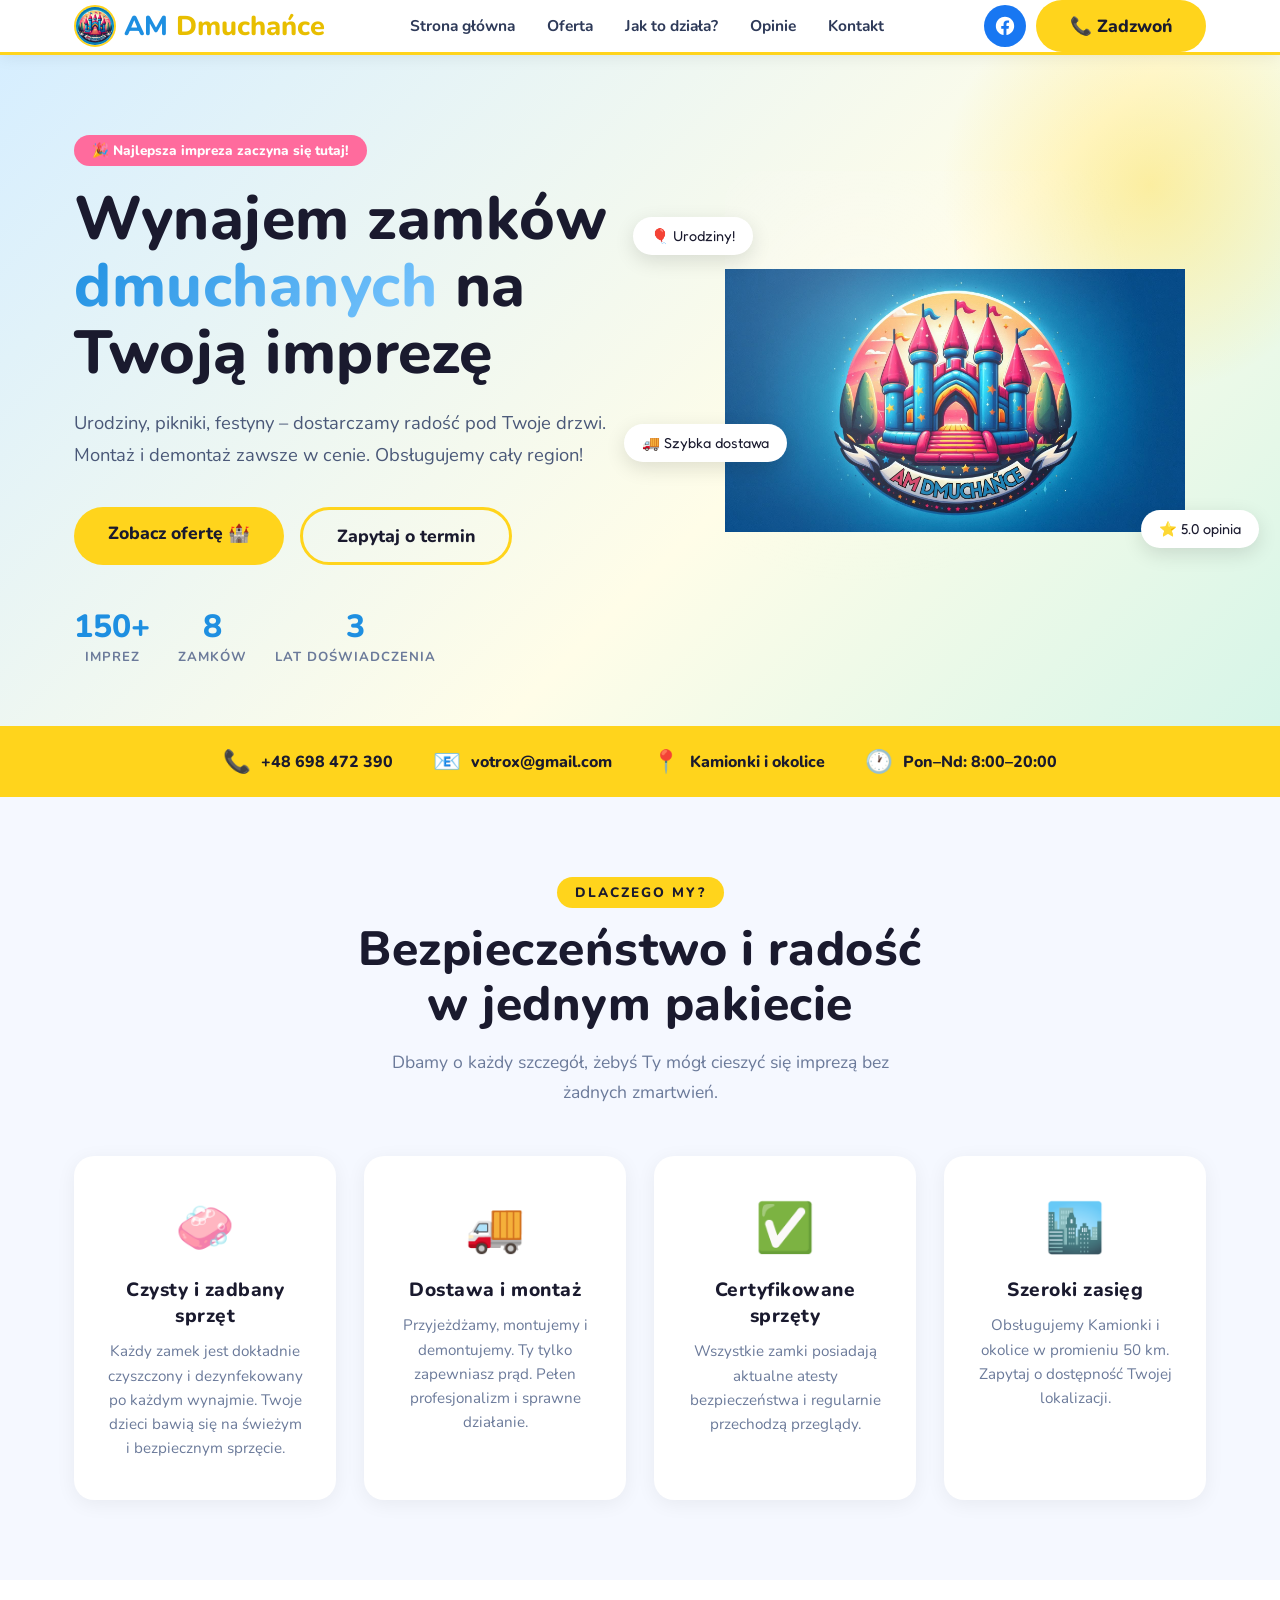
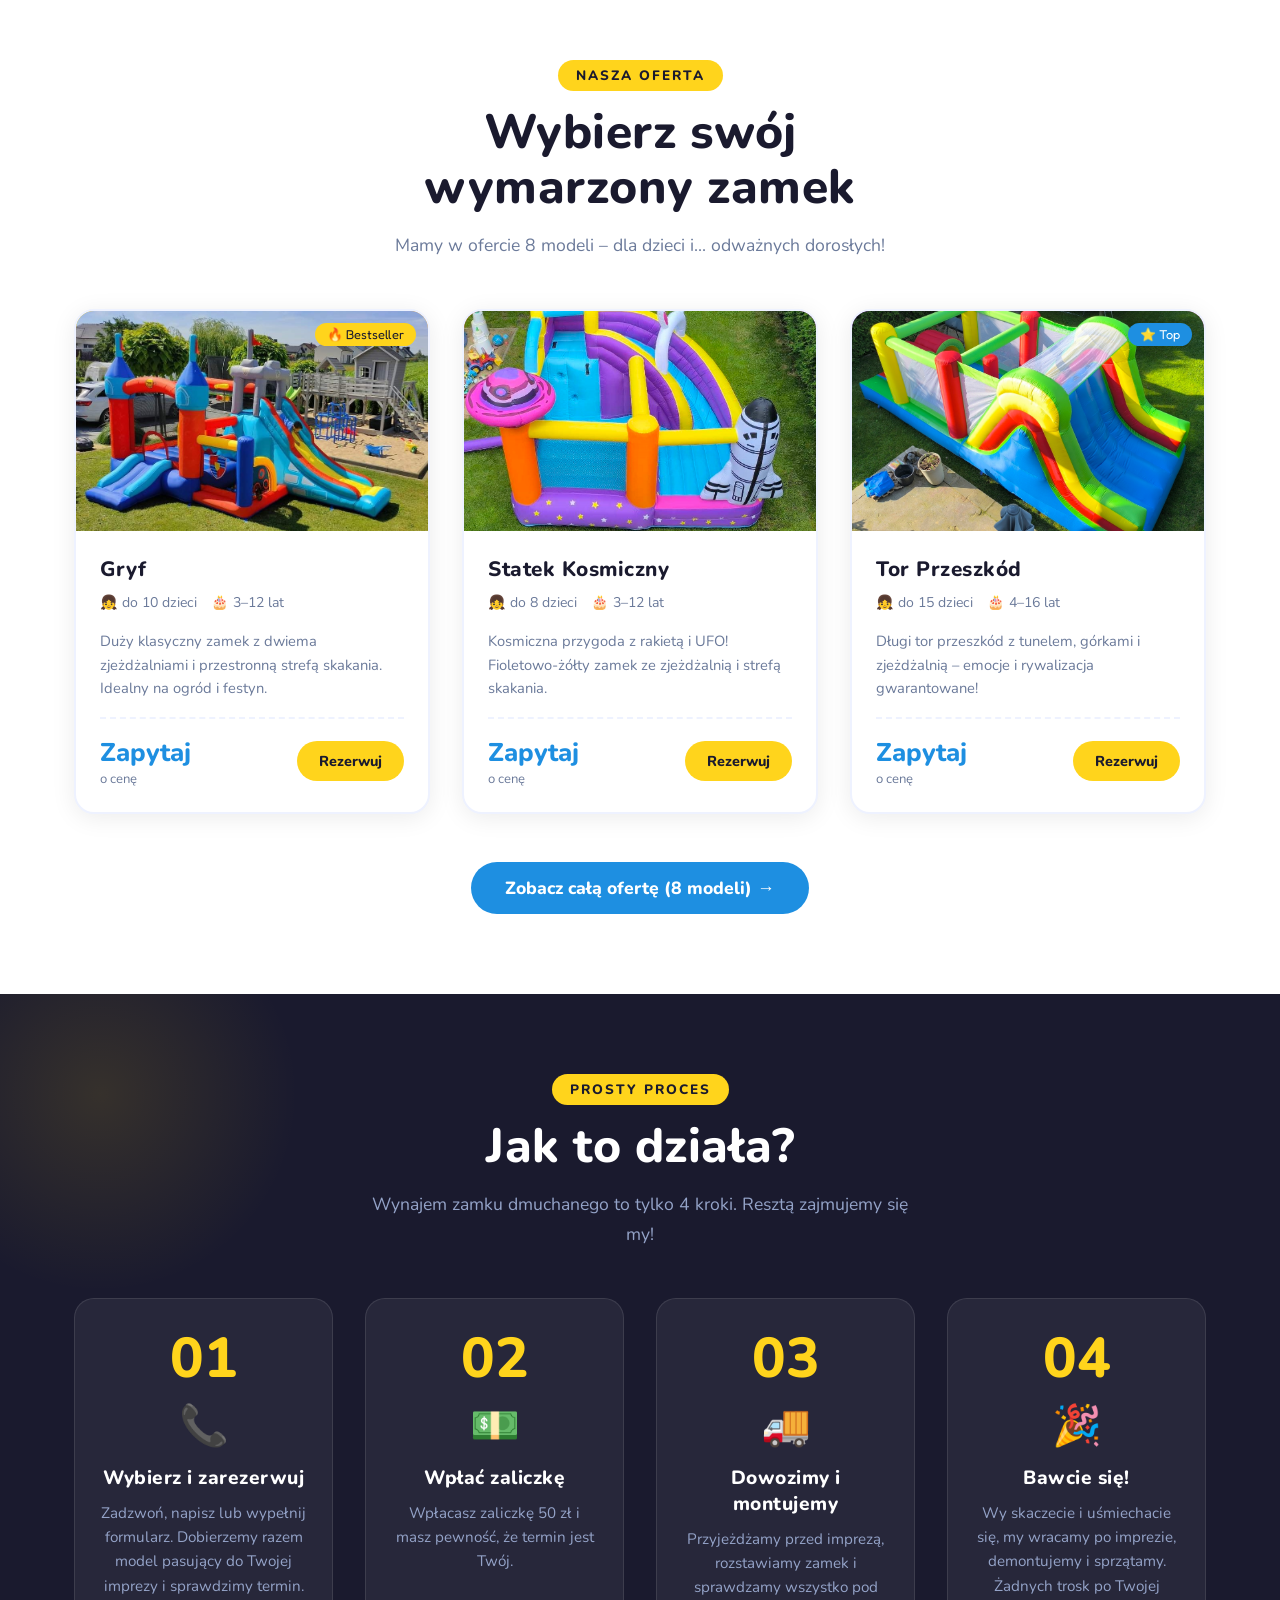
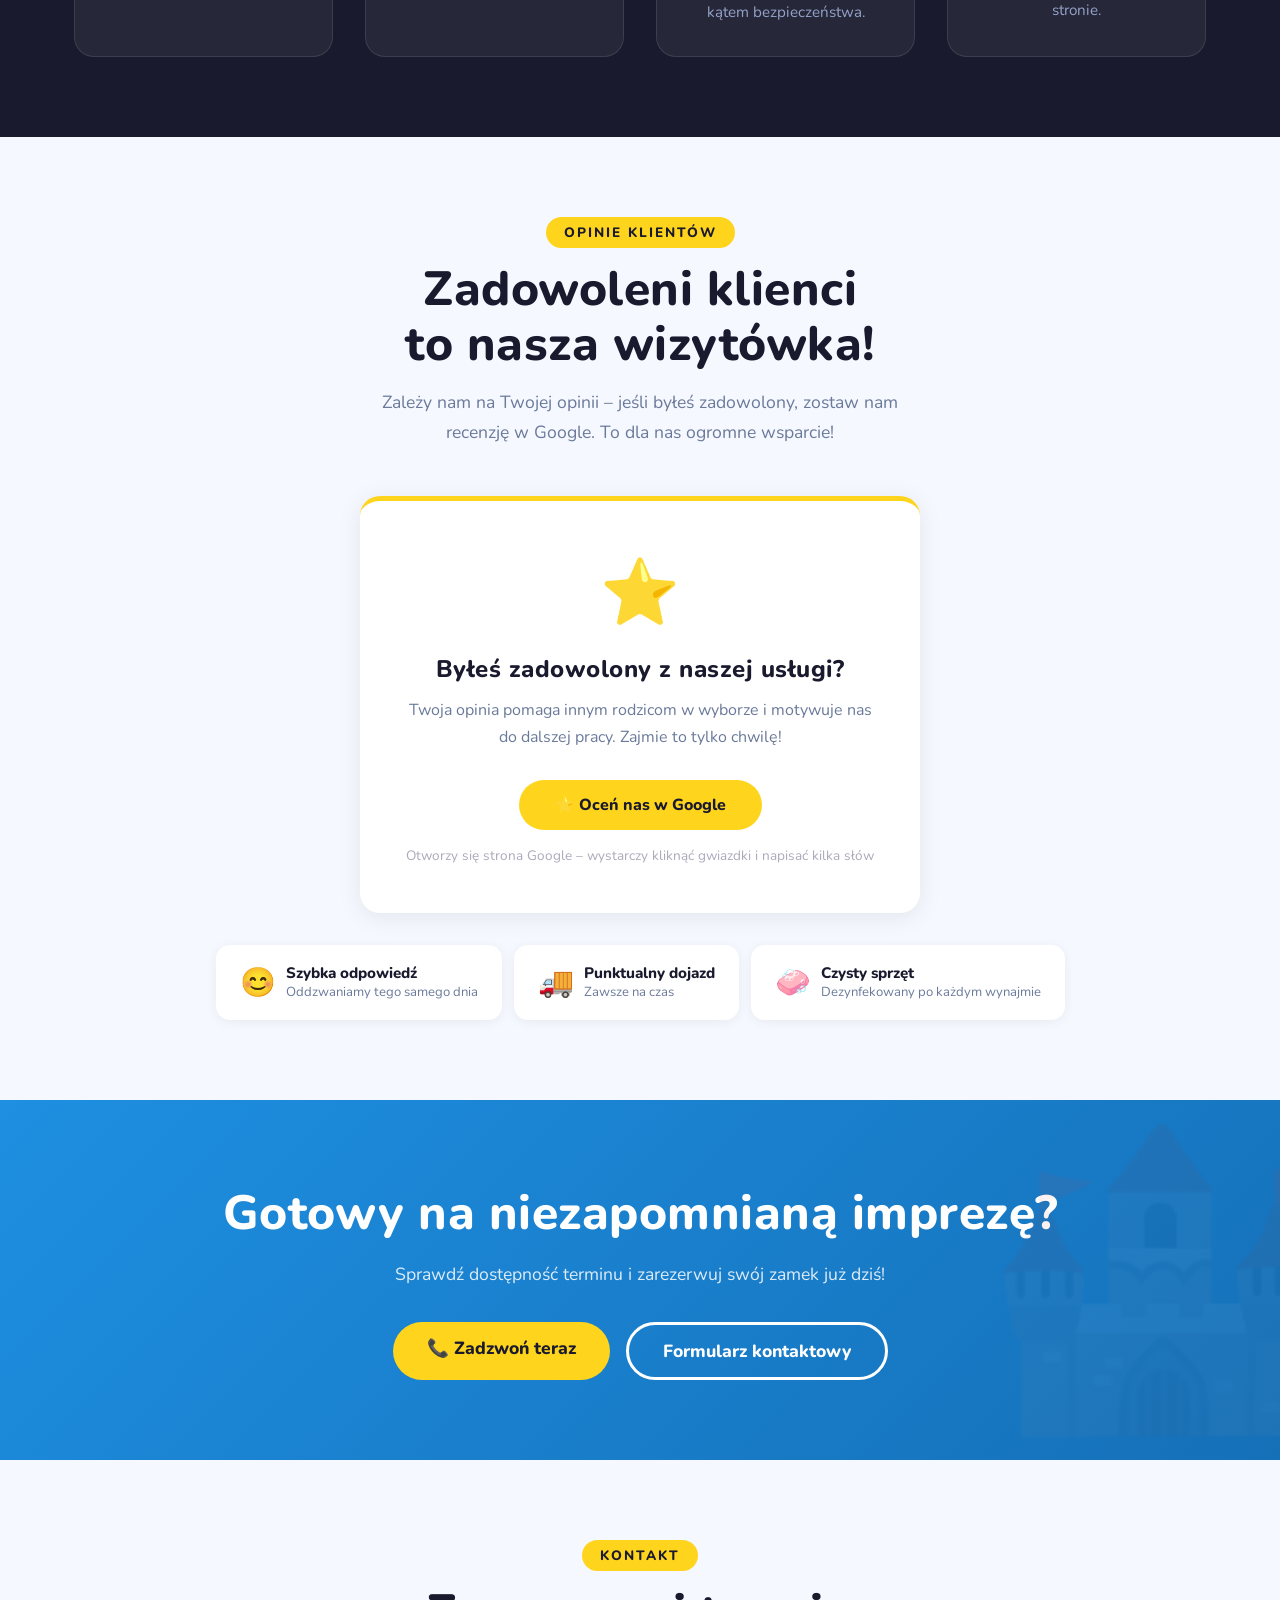
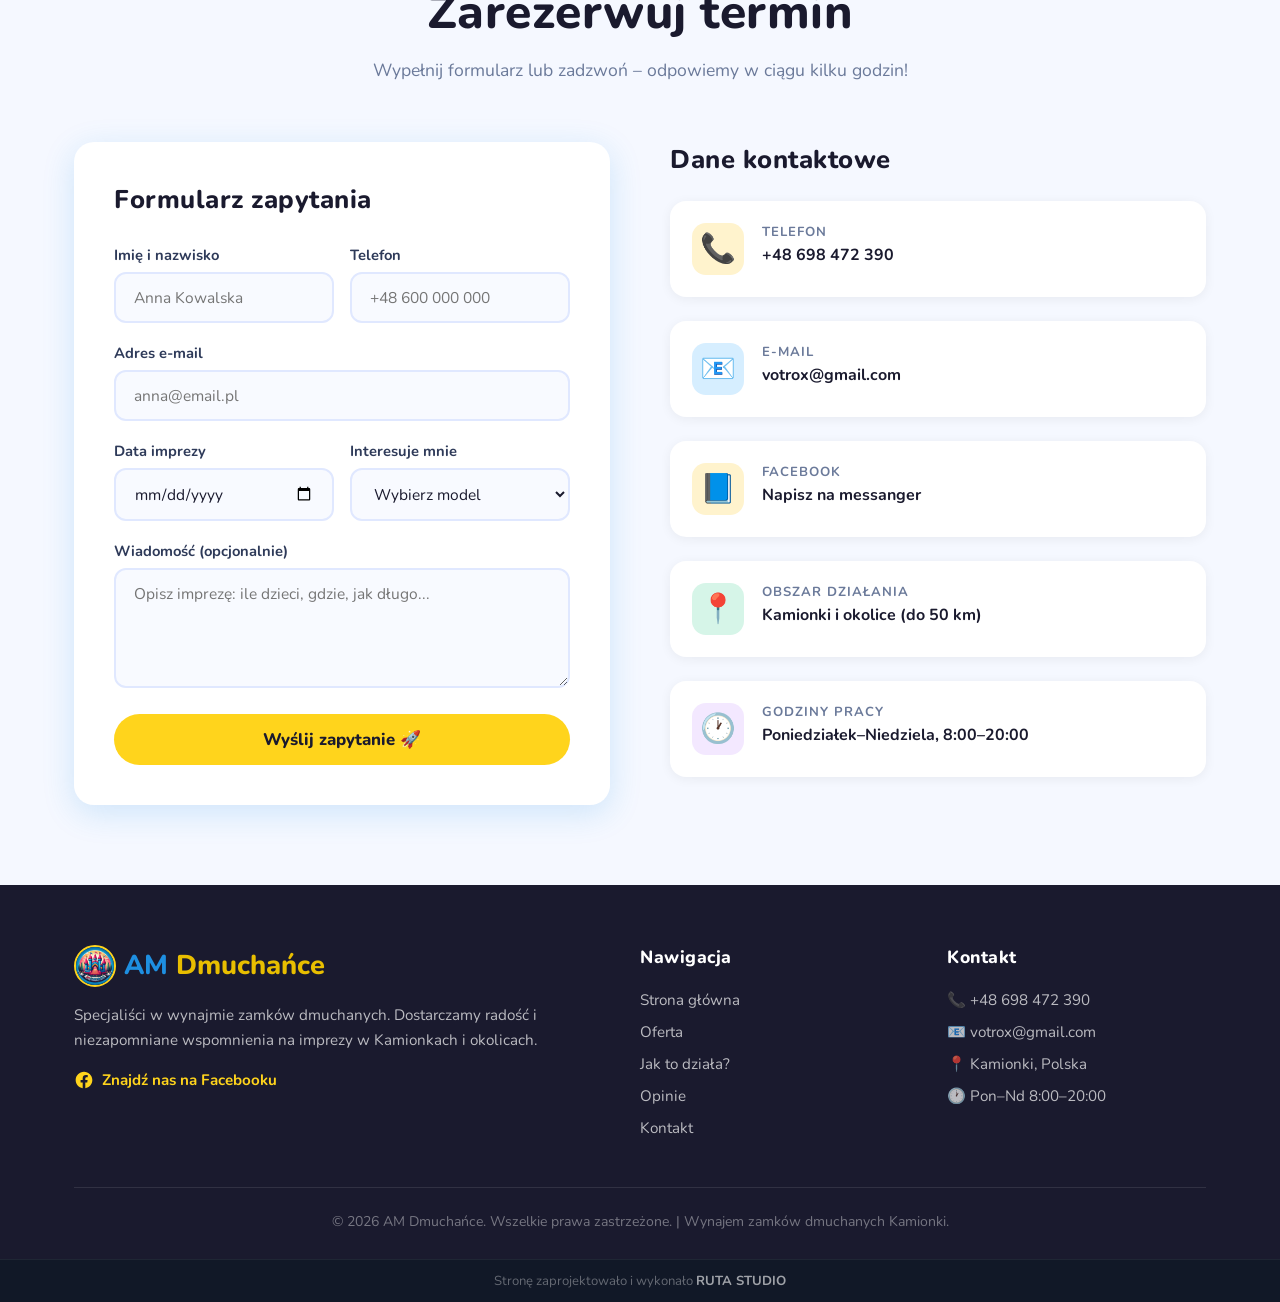
<file: index.html>
<!DOCTYPE html>
<html lang="pl">
  <head>
    <meta charset="UTF-8" />
    <meta name="viewport" content="width=device-width, initial-scale=1.0" />
    <meta name="description" content="AM Dmuchańce – wynajem zamków dmuchanych na urodziny, imprezy i eventy w Kamionkach i okolicach. Montaż i demontaż w cenie. Zadzwoń już dziś!" />
    <meta name="keywords" content="wynajem dmuchańców, wynajem zamków dmuchanych, dmuchańce Kamionki, zamek dmuchany na urodziny, atrakcje dla dzieci, dmuchańce na eventy, dmuchańce Wielkopolska, AM Dmuchańce" />
    <meta name="robots" content="index, follow" />
    <meta name="author" content="AM Dmuchańce" />
    <meta name="geo.region" content="PL-WP" />
    <meta name="geo.placename" content="Kamionki" />
    
    <!-- Open Graph -->
    <meta property="og:type" content="website" />
    <meta property="og:locale" content="pl_PL" />
    <meta property="og:url" content="https://TWOJA_DOMENA.pl/" />
    <meta property="og:title" content="AM Dmuchańce – Wynajem Zamków Dmuchanych" />
    <meta property="og:description" content="Wynajem zamków dmuchanych na urodziny, festyny i eventy. Obsługujemy Kamionki i okolice. Montaż i demontaż w cenie." />
    <meta property="og:image" content="https://TWOJA_DOMENA.pl/logo.jpg" />
    <meta property="og:image:width" content="1200" />
    <meta property="og:image:height" content="630" />
    <meta property="og:site_name" content="AM Dmuchańce" />
    
    <!-- Twitter -->
    <meta name="twitter:card" content="summary_large_image" />
    <meta name="twitter:title" content="AM Dmuchańce – Wynajem Zamków Dmuchanych" />
    <meta name="twitter:description" content="Zarezerwuj dmuchańca na imprezę: urodziny, piknik lub festyn. Kamionki i okolice." />
    <meta name="twitter:image" content="https://TWOJA_DOMENA.pl/logo.jpg" />
    
    <!-- Canonical -->
    <link rel="canonical" href="https://TWOJA_DOMENA.pl/" />
    
    <!-- Structured Data -->
    <script type="application/ld+json">
    {
      "@context": "https://schema.org",
      "@type": "LocalBusiness",
      "name": "AM Dmuchańce",
      "description": "Wynajem zamków dmuchanych na urodziny, imprezy i eventy w Kamionkach i okolicach.",
      "image": "https://TWOJA_DOMENA.pl/logo.jpg",
      "url": "https://TWOJA_DOMENA.pl/",
      "telephone": "+48698472390",
      "email": "votrox@gmail.com",
      "priceRange": "$$",
      "areaServed": {
        "@type": "City",
        "name": "Kamionki"
      },
      "address": {
        "@type": "PostalAddress",
        "addressLocality": "Kamionki",
        "addressRegion": "Wielkopolska",
        "addressCountry": "PL"
      },
      "openingHoursSpecification": [
        {
          "@type": "OpeningHoursSpecification",
          "dayOfWeek": [
            "Monday", "Tuesday", "Wednesday", "Thursday",
            "Friday", "Saturday", "Sunday"
          ],
          "opens": "08:00",
          "closes": "20:00"
        }
      ],
      "sameAs": [
        "https://www.facebook.com/profile.php?id=61563343614624"
      ]
    }
    </script>
    
    <title>AM Dmuchańce – Wynajem Zamków Dmuchanych | Kamionki</title>
    <link rel="icon" type="image/ico" href="favicon.ico" />
    <link rel="stylesheet" href="style.css" />
  </head>
<body>    

<!-- ===== HEADER ===== -->
<header>
  <nav class="container">
    <a href="index.html" class="logo">
      <img src="logo.jpg" alt="AM Dmuchańce logo" class="logo-img" /> AM <span>Dmuchańce</span>
    </a>
    <ul class="nav-links">
      <li><a href="index.html">Strona główna</a></li>
      <li><a href="oferta.html">Oferta</a></li>
      <li><a href="#jak-to-dziala">Jak to działa?</a></li>
      <li><a href="#opinie">Opinie</a></li>
      <li><a href="#kontakt">Kontakt</a></li>
    </ul>
    <div class="nav-actions">
      <a href="https://www.facebook.com/profile.php?id=61563343614624&locale=pl_PL" target="_blank" rel="noopener" class="btn-fb" aria-label="Facebook">
        <svg xmlns="http://www.w3.org/2000/svg" viewBox="0 0 24 24" fill="currentColor" width="22" height="22"><path d="M22 12c0-5.523-4.477-10-10-10S2 6.477 2 12c0 4.991 3.657 9.128 8.438 9.878v-6.987H7.9v-2.89h2.538V9.797c0-2.506 1.492-3.89 3.777-3.89 1.094 0 2.238.195 2.238.195v2.46h-1.26c-1.243 0-1.63.771-1.63 1.562V12h2.773l-.443 2.89h-2.33v6.988C18.343 21.128 22 16.991 22 12z"/></svg>
      </a>
      <a href="tel:+48698472390" class="btn btn-primary nav-cta">📞 Zadzwoń</a>
    </div>
    <div class="hamburger" aria-label="Menu">
      <span></span><span></span><span></span>
    </div>
  </nav>
</header>

<!-- ===== HERO ===== -->
<section class="hero">
  <div class="container hero-inner">
    <div class="hero-content">
      <span class="hero-badge">🎉 Najlepsza impreza zaczyna się tutaj!</span>
      <h1>Wynajem zamków<br><em>dmuchanych</em> na Twoją imprezę</h1>
      <p class="hero-desc">
        Urodziny, pikniki, festyny – dostarczamy radość pod Twoje drzwi.
        Montaż i demontaż zawsze w cenie.
        Obsługujemy cały region!
      </p>
      <div class="hero-actions">
        <a href="oferta.html" class="btn btn-primary">Zobacz ofertę 🏰</a>
        <a href="#kontakt" class="btn btn-outline">Zapytaj o termin</a>
      </div>
      <div class="hero-stats">
        <div class="stat-item">
          <div class="stat-num" data-target="150" data-suffix="+">0+</div>
          <div class="stat-label">Imprez</div>
        </div>
        <div class="stat-item">
          <div class="stat-num" data-target="8" data-suffix="">0</div>
          <div class="stat-label">Zamków</div>
        </div>
        <div class="stat-item">
          <div class="stat-num" data-target="3">0</div>
          <div class="stat-label">Lat doświadczenia</div>
        </div>
      </div>
    </div>

    <div class="hero-visual" style="padding-left: 40px;">
      <div class="hero-castle-wrapper">
        <div class="castle-img-placeholder" style="font-size:0;background:none;box-shadow:none;">
          <img src="logo.jpg" alt="AM Dmuchańce zamek dmuchany" style="width:100%;height:100%;object-fit:contain;border-radius:20px;" />
        </div>
        <div class="bubble bubble-1">🎈 Urodziny!</div>
        <div class="bubble bubble-2">⭐ 5.0 opinia</div>
        <div class="bubble bubble-3">🚚 Szybka dostawa</div>
      </div>
    </div>
  </div>
</section>

<!-- ===== CONTACT STRIP ===== -->
<div class="contact-strip">
  <div class="container contact-strip-inner">
    <div class="contact-item"><span class="icon">📞</span> +48 698 472 390</div>
    <div class="contact-item"><span class="icon">📧</span> votrox@gmail.com</div>
    <div class="contact-item"><span class="icon">📍</span> Kamionki i okolice</div>
    <div class="contact-item"><span class="icon">🕐</span> Pon–Nd: 8:00–20:00</div>
  </div>
</div>

<!-- ===== FEATURES ===== -->
<section class="features">
  <div class="container">
    <div class="text-center">
      <span class="section-tag">Dlaczego My?</span>
      <h2 class="section-title">Bezpieczeństwo i radość<br>w jednym pakiecie</h2>
      <p class="section-sub">Dbamy o każdy szczegół, żebyś Ty mógł cieszyć się imprezą bez żadnych zmartwień.</p>
    </div>
    <div class="features-grid">
      <div class="feature-card reveal">
        <span class="feature-icon">🧼</span>
         <h3>Czysty i zadbany sprzęt</h3>
        <p>Każdy zamek jest dokładnie czyszczony i dezynfekowany po każdym wynajmie. Twoje dzieci bawią się na świeżym i bezpiecznym sprzęcie.</p>
      </div>
      <div class="feature-card reveal">
        <span class="feature-icon">🚚</span>
        <h3>Dostawa i montaż</h3>
        <p>Przyjeżdżamy, montujemy i demontujemy. Ty tylko zapewniasz prąd. Pełen profesjonalizm i sprawne działanie.</p>
      </div>
      <div class="feature-card reveal">
        <span class="feature-icon">✅</span>
        <h3>Certyfikowane sprzęty</h3>
        <p>Wszystkie zamki posiadają aktualne atesty bezpieczeństwa i regularnie przechodzą przeglądy.</p>
      </div>
      <div class="feature-card reveal">
        <span class="feature-icon">🏙️</span>
        <h3>Szeroki zasięg</h3>
        <p>Obsługujemy Kamionki i okolice w promieniu 50 km. Zapytaj o dostępność Twojej lokalizacji.</p>
      </div>
    </div>
  </div>
</section>

<!-- ===== OFFER PREVIEW ===== -->
<section class="offer-preview" id="oferta">
  <div class="container">
    <div class="text-center">
      <span class="section-tag">Nasza Oferta</span>
      <h2 class="section-title">Wybierz swój<br>wymarzony zamek</h2>
      <p class="section-sub">Mamy w ofercie 8 modeli – dla dzieci i... odważnych dorosłych!</p>
    </div>
    <div class="offer-grid">

      <div class="castle-card castle-card-full" data-category="klasyczne">
        <div class="castle-thumb t1" style="padding:0;">
          <img src="gryf_1.jpg" alt="Gryf – zamek dmuchany" style="width:100%;height:100%;object-fit:cover;" />
          <span class="castle-badge">🔥 Bestseller</span>
        </div>
        <div class="castle-info">
          <h3>Gryf</h3>
          <div class="castle-meta">
            <!-- <span>📐 wymiary</span>  -->
            <span>👧 do 10 dzieci</span>
            <span>🎂 3–12 lat</span>
          </div>
          <p style="font-size:.92rem;color:#6B7A9A;line-height:1.6;margin-bottom:12px;">Duży klasyczny zamek z dwiema zjeżdżalniami i przestronną strefą skakania. Idealny na ogród i festyn.</p>
          
          <div class="castle-price">
            <div>
              <div class="price-amount">Zapytaj</div>
              <div class="price-unit">o cenę</div>
            </div>
            <a href="index.html#kontakt" class="btn btn-primary" style="padding:10px 22px;font-size:.9rem;">Rezerwuj</a>
          </div>
        </div>
      </div>

      <div class="castle-card castle-card-full" data-category="tematyczne">
        <div class="castle-thumb t3" style="padding:0;">
          <img src="statekkosmiczny3.jpg" alt="Statek Kosmiczny – zamek dmuchany" style="width:100%;height:100%;object-fit:cover;" />
         <!--  <span class="castle-badge" style="background:var(--pink);color:#fff;">🚀 Nowy</span>-->
        </div>
        <div class="castle-info">
          <h3>Statek Kosmiczny</h3>
          <div class="castle-meta">
            <span>👧 do 8 dzieci</span>
            <span>🎂 3–12 lat</span>
          </div>
          <p style="font-size:.92rem;color:#6B7A9A;line-height:1.6;margin-bottom:12px;">Kosmiczna przygoda z rakietą i UFO! Fioletowo-żółty zamek ze zjeżdżalnią i strefą skakania.</p>
         
          <div class="castle-price">
            <div>
              <div class="price-amount">Zapytaj</div>
              <div class="price-unit">o cenę</div>
            </div>
            <a href="index.html#kontakt" class="btn btn-primary" style="padding:10px 22px;font-size:.9rem;">Rezerwuj</a>
          </div>
        </div>
      </div>

      <div class="castle-card castle-card-full" data-category="komby">
        <div class="castle-thumb t5" style="padding:0;">
          <img src="torprzeszkod5.jpg" alt="Tor Przeszkód – zamek dmuchany" style="width:100%;height:100%;object-fit:cover;" />
          <span class="castle-badge" style="background:var(--blue);color:#fff;">⭐ Top</span>
        </div>
        <div class="castle-info">
          <h3>Tor Przeszkód</h3>
          <div class="castle-meta">
            <span>👧 do 15 dzieci</span>
            <span>🎂 4–16 lat</span>
          </div>
          <p style="font-size:.92rem;color:#6B7A9A;line-height:1.6;margin-bottom:12px;">Długi tor przeszkód z tunelem, górkami i zjeżdżalnią – emocje i rywalizacja gwarantowane!</p>
          
          <div class="castle-price">
            <div>
              <div class="price-amount">Zapytaj</div>
              <div class="price-unit">o cenę</div>
            </div>
            <a href="index.html#kontakt" class="btn btn-primary" style="padding:10px 22px;font-size:.9rem;">Rezerwuj</a>
          </div>
        </div>
      </div>

    </div>
    <div class="text-center" style="margin-top:48px;">
      <a href="oferta.html" class="btn btn-secondary">Zobacz całą ofertę (8 modeli) →</a>
    </div>
  </div>
</section>

<!-- ===== HOW IT WORKS ===== -->
<section class="how" id="jak-to-dziala">
  <div class="container">
    <div class="text-center">
      <span class="section-tag" style="background:var(--yellow);">Prosty proces</span>
      <h2 class="section-title">Jak to działa?</h2>
      <p class="section-sub">Wynajem zamku dmuchanego to tylko 4 kroki. Resztą zajmujemy się my!</p>
    </div>
    <div class="steps-grid">
      <div class="step">
        <div class="step-num">01</div>
        <div class="step-icon">📞</div>
        <h3>Wybierz i zarezerwuj</h3>
        <p>Zadzwoń, napisz lub wypełnij formularz. Dobierzemy razem model pasujący do Twojej imprezy i sprawdzimy termin.</p>
      </div>
      <div class="step">
        <div class="step-num">02</div>
        <div class="step-icon">💵</div>
        <h3>Wpłać zaliczkę</h3>
        <p>Wpłacasz zaliczkę 50 zł i masz pewność, że termin jest Twój.</p>
      </div>
      <div class="step">
        <div class="step-num">03</div>
        <div class="step-icon">🚚</div>
        <h3>Dowozimy i montujemy</h3>
        <p>Przyjeżdżamy przed imprezą, rozstawiamy zamek i sprawdzamy wszystko pod kątem bezpieczeństwa.</p>
      </div>
      <div class="step">
        <div class="step-num">04</div>
        <div class="step-icon">🎉</div>
        <h3>Bawcie się!</h3>
        <p>Wy skaczecie i uśmiechacie się, my wracamy po imprezie, demontujemy i sprzątamy. Żadnych trosk po Twojej stronie.</p>
      </div>
    </div>
  </div>
</section>

<!-- ===== TESTIMONIALS ===== -->
 <section class="testimonials" id="opinie">
  <div class="container">
    <div class="text-center">
      <span class="section-tag">Opinie Klientów</span>
      <h2 class="section-title">Zadowoleni klienci<br>to nasza wizytówka!</h2>
      <p class="section-sub">Zależy nam na Twojej opinii – jeśli byłeś zadowolony, zostaw nam recenzję w Google. To dla nas ogromne wsparcie!</p>
    </div>
    <div style="display:flex;flex-direction:column;align-items:center;gap:32px;margin-top:16px;">
      <div style="background:var(--white);border-radius:var(--radius);padding:48px 40px;text-align:center;box-shadow:0 4px 24px rgba(0,0,0,.08);max-width:560px;width:100%;border-top:5px solid var(--yellow);">
        <div style="font-size:4rem;margin-bottom:16px;">⭐</div>
        <h3 style="font-size:1.5rem;margin-bottom:12px;color:var(--dark);">Byłeś zadowolony z naszej usługi?</h3>
        <p style="color:#6B7A9A;line-height:1.7;margin-bottom:28px;">Twoja opinia pomaga innym rodzicom w wyborze i motywuje nas do dalszej pracy. Zajmie to tylko chwilę!</p>
        <a href="https://www.google.com/search?client=opera-gx&hs=63m&sa=X&sca_esv=f0f46d557053f7c4&sxsrf=ANbL-n58nLShHznS77eJIgfb4PZEChLWdA:1776110178319&q=AM+Dmuchańce+-+Wynajem+dmuchańców+Opinie&rflfq=1&num=20&stick=H4sIAAAAAAAAAONgkxIxNDA1NDSxNDI0MDQ1NLI0srA0tNjAyPiKUdvRV8EltzQ5I_FoS3Kqgq5CeGVeYlZqrkIKTPDw5nIF_4LMvMzURaykqAYAS38jBncAAAA&rldimm=10511492101512928918&tbm=lcl&hl=pl-PL&ved=2ahUKEwjl0YqCzuuTAxVlKBAIHZZMPMIQ9fQKegQIRhAG&biw=1878&bih=923&dpr=1#lkt=LocalPoiReviews" target="_blank" rel="noopener" class="btn btn-primary" style="font-size:1rem;padding:14px 36px;">
          ⭐ Oceń nas w Google
        </a>
        <p style="margin-top:16px;font-size:.85rem;color:#aab;">Otworzy się strona Google – wystarczy kliknąć gwiazdki i napisać kilka słów</p>
      </div>
      <div style="display:flex;gap:12px;flex-wrap:wrap;justify-content:center;">
        <div style="background:var(--white);border-radius:14px;padding:18px 24px;box-shadow:0 2px 12px rgba(0,0,0,.06);display:flex;align-items:center;gap:10px;">
          <span style="font-size:1.8rem;">😊</span>
          <div>
            <div style="font-weight:800;font-size:.95rem;color:var(--dark);">Szybka odpowiedź</div>
            <div style="font-size:.82rem;color:#6B7A9A;">Oddzwaniamy tego samego dnia</div>
          </div>
        </div>
        <div style="background:var(--white);border-radius:14px;padding:18px 24px;box-shadow:0 2px 12px rgba(0,0,0,.06);display:flex;align-items:center;gap:10px;">
          <span style="font-size:1.8rem;">🚚</span>
          <div>
            <div style="font-weight:800;font-size:.95rem;color:var(--dark);">Punktualny dojazd</div>
            <div style="font-size:.82rem;color:#6B7A9A;">Zawsze na czas</div>
          </div>
        </div>
        <div style="background:var(--white);border-radius:14px;padding:18px 24px;box-shadow:0 2px 12px rgba(0,0,0,.06);display:flex;align-items:center;gap:10px;">
          <span style="font-size:1.8rem;">🧼</span>
          <div>
            <div style="font-weight:800;font-size:.95rem;color:var(--dark);">Czysty sprzęt</div>
            <div style="font-size:.82rem;color:#6B7A9A;">Dezynfekowany po każdym wynajmie</div>
          </div>
        </div>
      </div>
    </div>
  </div>
</section>
<!-- <section class="testimonials" id="opinie">
  <div class="container">
    <div class="text-center">
      <span class="section-tag">Opinie Klientów</span>
      <h2 class="section-title">Co mówią<br>zadowoleni rodzice?</h2>
      <p class="section-sub">Ponad 150 udanych imprez i setki szczęśliwych dzieci. Sprawdź, co o nas myślą!</p>
    </div>
    <div class="testi-grid">
      <div class="testi-card">
        <div class="stars">★★★★★</div>
        <p>Zamek był piękny, dzieci były zachwycone! Panowie przyjechali punktualnie, wszystko sprawnie rozstawili. Zdecydowanie polecam i wrócimy za rok!</p>
        <div class="testi-author">
          <div class="author-avatar av1">👩</div>
          <div>
            <div class="author-name">Katarzyna M.</div>
            <div class="author-role">Urodziny 6-latki, Warszawa</div>
          </div>
        </div>
      </div>
      <div class="testi-card">
        <div class="stars">★★★★★</div>
        <p>Wynajęliśmy zamek wodny na piknik firmowy – absolutny hit! Nawet dorośli nie mogli się powstrzymać od skakania. Obsługa profesjonalna i miła.</p>
        <div class="testi-author">
          <div class="author-avatar av2">👨</div>
          <div>
            <div class="author-name">Piotr K.</div>
            <div class="author-role">Piknik firmowy, Piaseczno</div>
          </div>
        </div>
      </div>
      <div class="testi-card">
        <div class="stars">★★★★★</div>
        <p>Super cena, rewelacyjna obsługa, zamek dokładnie taki jak na zdjęciach. Córka już pyta kiedy znowu będzie skakać! Na pewno będziemy wracać.</p>
        <div class="testi-author">
          <div class="author-avatar av3">👩</div>
          <div>
            <div class="author-name">Monika R.</div>
            <div class="author-role">Urodziny 5-latki, Pruszków</div>
          </div>
        </div>
      </div>
    </div>
  </div>
</section> -->

<!-- ===== CTA BAND ===== -->
<section class="cta-band">
  <div class="container">
    <h2>Gotowy na niezapomnianą imprezę?</h2>
    <p>Sprawdź dostępność terminu i zarezerwuj swój zamek już dziś!</p>
    <div style="display:flex;gap:16px;justify-content:center;flex-wrap:wrap;">
      <a href="tel:+48698472390" class="btn btn-primary">📞 Zadzwoń teraz</a>
      <a href="#kontakt" class="btn btn-outline" style="border-color:#fff;color:#fff;">Formularz kontaktowy</a>
    </div>
  </div>
</section>

<!-- ===== CONTACT ===== -->
<section class="contact-section" id="kontakt">
  <div class="container">
    <div class="text-center" style="margin-bottom:56px;">
      <span class="section-tag">Kontakt</span>
      <h2 class="section-title">Zarezerwuj termin</h2>
      <p class="section-sub">Wypełnij formularz lub zadzwoń – odpowiemy w ciągu kilku godzin!</p>
    </div>
    <div class="contact-grid">
      <div class="contact-form">
        <h3>Formularz zapytania</h3>
        <form id="contactForm" action="https://formspree.io/f/mwvaewgo" method="POST">
  <div class="form-group row2">
    <div>
      <label>Imię i nazwisko</label>
      <input type="text" name="imie_nazwisko" placeholder="Anna Kowalska" required />
    </div>
    <div>
      <label>Telefon</label>
      <input type="tel" name="telefon" placeholder="+48 600 000 000" required />
    </div>
  </div>
  <div class="form-group">
    <label>Adres e-mail</label>
    <input type="email" name="email" placeholder="anna@email.pl" required />
  </div>
  <div class="form-group row2">
    <div>
      <label>Data imprezy</label>
      <input type="date" name="data_imprezy" required />
    </div>
    <div>
      <label>Interesuje mnie</label>
      <select name="model">
        <option value="">Wybierz model</option>
        <option>Gryf</option>
        <option>Statek Morski</option>
        <option>Statek Kosmiczny</option>
        <option>Domek</option>
        <option>Tor Przeszkód</option>
        <option>Klocki - Zjeżdżalnia</option>
        <option>Klocki - Ocean</option>
        <option>Klocki - Plac Zabawy</option>
      </select>
    </div>
  </div>
  <div class="form-group">
    <label>Wiadomość (opcjonalnie)</label>
    <textarea name="wiadomosc" placeholder="Opisz imprezę: ile dzieci, gdzie, jak długo..."></textarea>
  </div>
  <button type="submit" class="btn btn-primary" style="width:100%;font-size:1.05rem;">
    Wyślij zapytanie 🚀
  </button>
</form>
      </div>

      <div class="contact-info">
        <h3>Dane kontaktowe</h3>
        <div class="contact-info-list">
          <div class="cinfo-item">
            <div class="cinfo-icon ci1">📞</div>
            <div>
              <div class="cinfo-label">Telefon</div>
              <div class="cinfo-value">+48 698 472 390</div>
            </div>
          </div>
          <div class="cinfo-item">
            <div class="cinfo-icon ci2">📧</div>
            <div>
              <div class="cinfo-label">E-mail</div>
              <div class="cinfo-value">votrox@gmail.com</div>
            </div>
          </div>
          <div class="cinfo-item">
            <div class="cinfo-icon ci1">📘</div>
            <div>
              <div class="cinfo-label">Facebook</div>
              <div class="cinfo-value"><a href="https://www.facebook.com/profile.php?id=61563343614624&locale=pl_PL" target="_blank" rel="noopener">Napisz na messanger</a></div>
            </div>
          </div>
          <div class="cinfo-item">
            <div class="cinfo-icon ci3">📍</div>
            <div>
              <div class="cinfo-label">Obszar działania</div>
              <div class="cinfo-value">Kamionki i okolice (do 50 km)</div>
            </div>
          </div>
          <div class="cinfo-item">
            <div class="cinfo-icon" style="background:#F3E8FF;">🕐</div>
            <div>
              <div class="cinfo-label">Godziny pracy</div>
              <div class="cinfo-value">Poniedziałek–Niedziela, 8:00–20:00</div>
            </div>
          </div>
        </div>
      </div>
    </div>
  </div>
</section>

<!-- ===== FOOTER ===== -->
<footer>
  <div class="container">
    <div class="footer-grid">
      <div class="footer-brand">
        <a href="index.html" class="logo">
          <img src="logo.jpg" alt="AM Dmuchańce" class="logo-img" /> AM <span>Dmuchańce</span>
        </a>
        <p style="margin-top:16px;">Specjaliści w wynajmie zamków dmuchanych. Dostarczamy radość i niezapomniane wspomnienia na imprezy w Kamionkach i okolicach.</p>
        <a href="https://www.facebook.com/profile.php?id=61563343614624&locale=pl_PL" target="_blank" rel="noopener" style="display:inline-flex;align-items:center;gap:8px;margin-top:16px;color:var(--yellow);font-weight:700;font-size:.95rem;">
          <svg xmlns="http://www.w3.org/2000/svg" viewBox="0 0 24 24" fill="currentColor" width="20" height="20"><path d="M22 12c0-5.523-4.477-10-10-10S2 6.477 2 12c0 4.991 3.657 9.128 8.438 9.878v-6.987H7.9v-2.89h2.538V9.797c0-2.506 1.492-3.89 3.777-3.89 1.094 0 2.238.195 2.238.195v2.46h-1.26c-1.243 0-1.63.771-1.63 1.562V12h2.773l-.443 2.89h-2.33v6.988C18.343 21.128 22 16.991 22 12z"/></svg>
          Znajdź nas na Facebooku
        </a>
      </div>
      <div class="footer-col">
        <h4>Nawigacja</h4>
        <ul>
          <li><a href="index.html">Strona główna</a></li>
          <li><a href="oferta.html">Oferta</a></li>
          <li><a href="#jak-to-dziala">Jak to działa?</a></li>
          <li><a href="#opinie">Opinie</a></li>
          <li><a href="#kontakt">Kontakt</a></li>
        </ul>
      </div>
      <div class="footer-col">
        <h4>Kontakt</h4>
        <ul>
          <li><a href="tel:+48698472390">📞 +48 698 472 390</a></li>
          <li><a href="mailto:votrox@gmail.com">📧 votrox@gmail.com</a></li>
          <li><a href="#">📍 Kamionki, Polska</a></li>
          <li><a href="#">🕐 Pon–Nd 8:00–20:00</a></li>
        </ul>
      </div>
    </div>
    <div class="footer-bottom">
      © 2026 AM Dmuchańce. Wszelkie prawa zastrzeżone. | Wynajem zamków dmuchanych Kamionki.
    </div>
  </div>
</footer>
<div style="background:#111827;padding:12px 0;text-align:center;border-top:1px solid rgba(255,255,255,.06);">
  <p style="font-size:.82rem;color:rgba(255,255,255,.35);font-family:'Nunito',sans-serif;">
    Stronę zaprojektowało i wykonało
    <a href="https://rutamateusz73-pixel.github.io/rutastudio/" target="_blank" rel="noopener"
       style="color:rgba(255,255,255,.6);font-weight:700;transition:color .2s;"
       onmouseover="this.style.color='#FFD41C'" onmouseout="this.style.color='rgba(255,255,255,.6)'">
      RUTA STUDIO
    </a>
  </p>
</div>

<script src="main.js"></script>
</body>
</html>
</file>
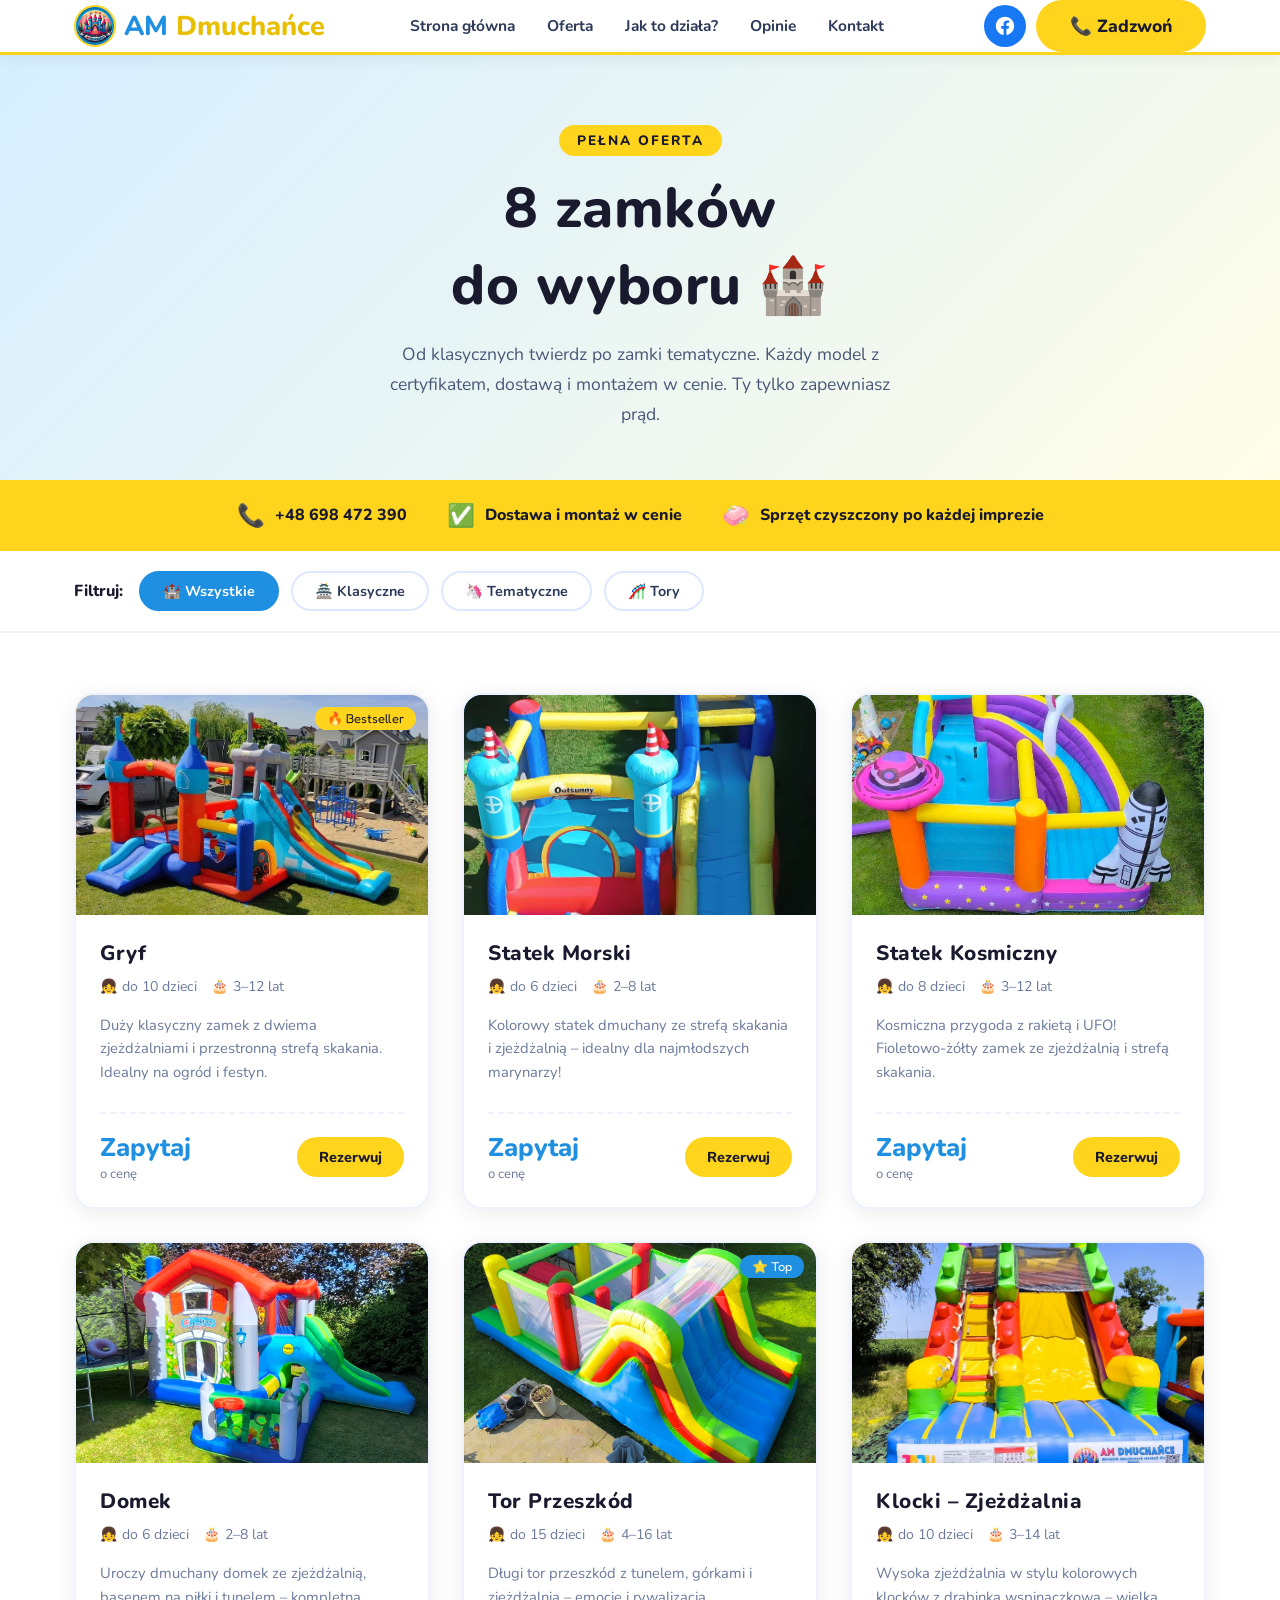
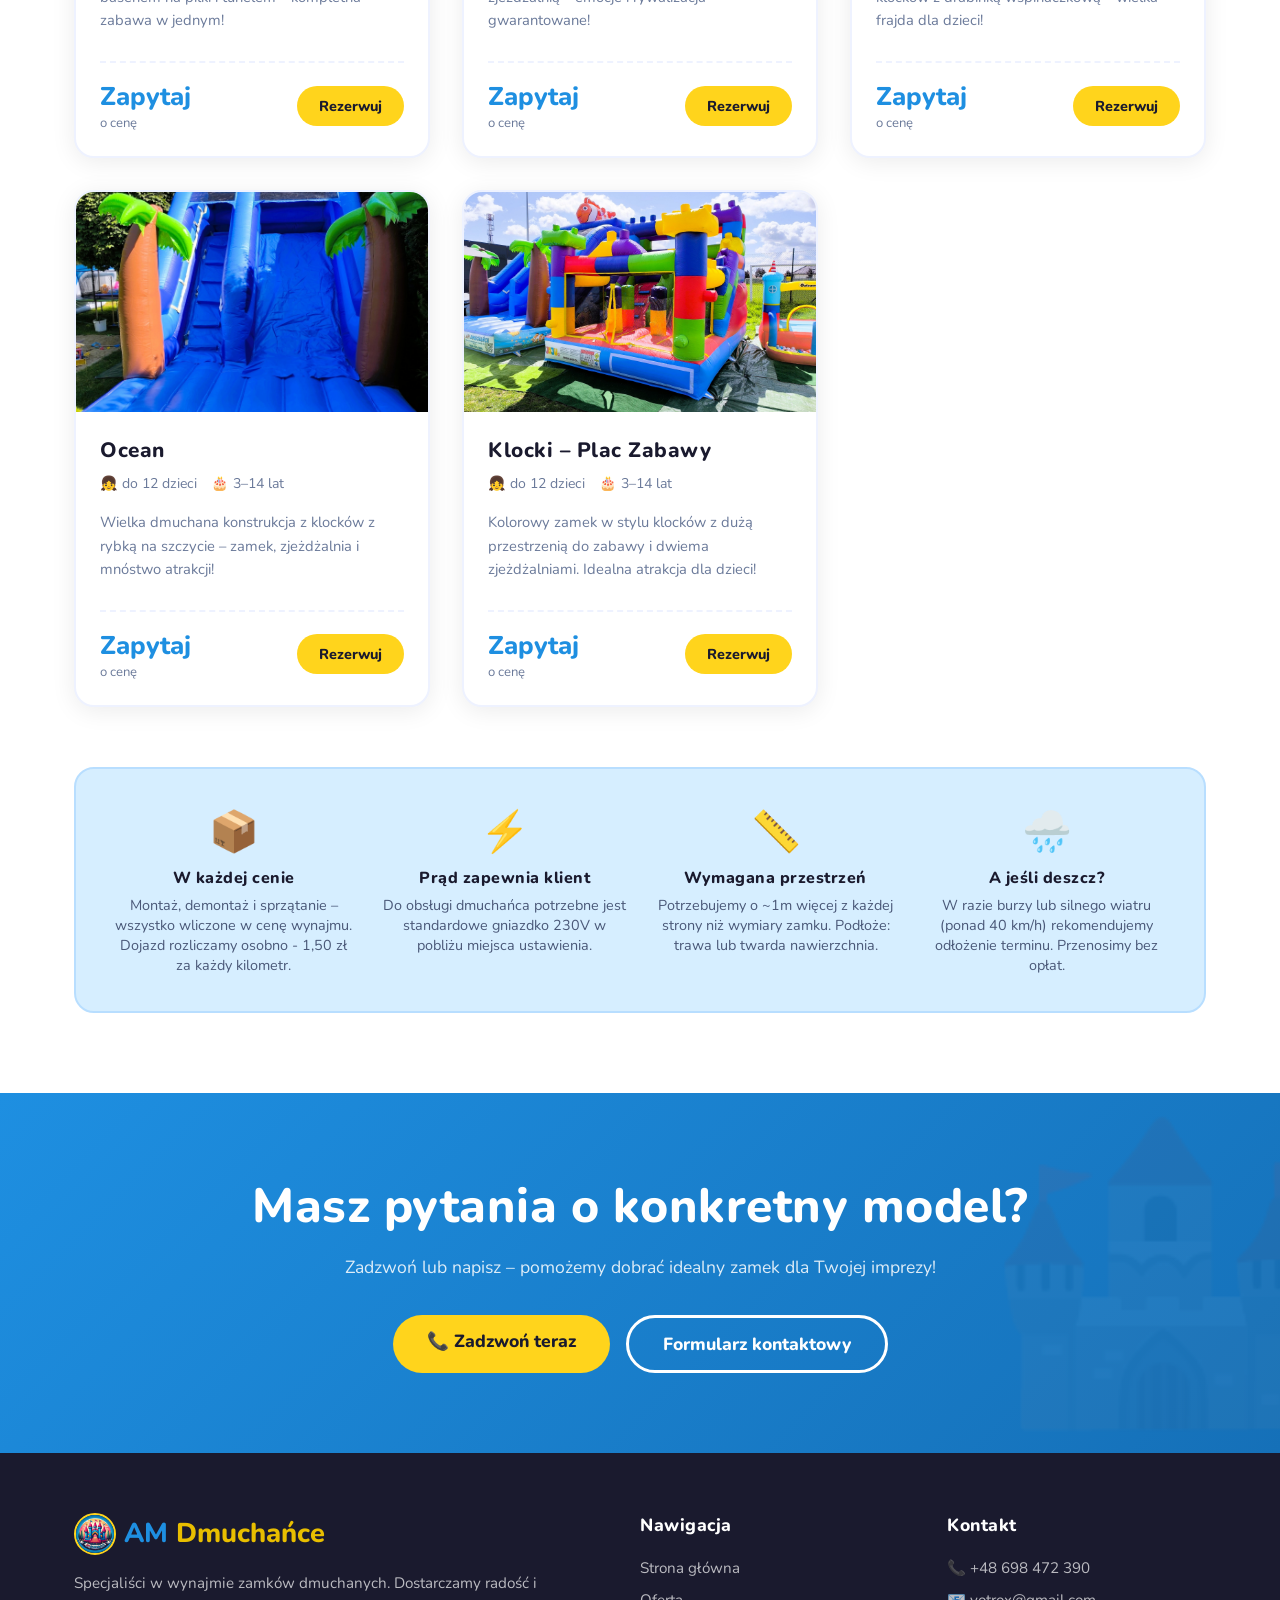
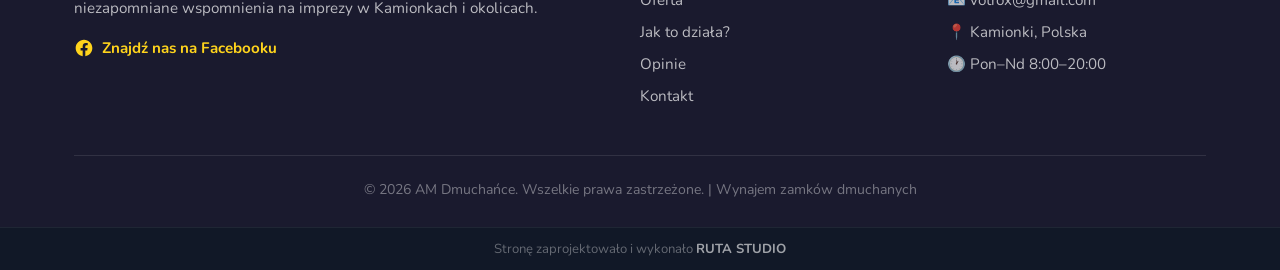
<file: oferta.html>
<!DOCTYPE html>
<html lang="pl">
  <head>
    <meta charset="UTF-8" />
    <meta name="viewport" content="width=device-width, initial-scale=1.0" />
    <meta name="description" content="Pełna oferta zamków dmuchanych AM Dmuchańce – 8 modeli: klasyczne, tematyczne i tory przeszkód. Wynajem i montaż w cenie." />
    <meta name="keywords" content="oferta dmuchańców, zamki dmuchane oferta, tor przeszkód dmuchany, dmuchańce dla dzieci, wynajem zamków dmuchanych Kamionki, AM Dmuchańce oferta" />
    <meta name="robots" content="index, follow" />
    <meta name="author" content="AM Dmuchańce" />
    <meta name="geo.region" content="PL-WP" />
    <meta name="geo.placename" content="Kamionki" />
    
    <!-- Open Graph -->
    <meta property="og:type" content="website" />
    <meta property="og:locale" content="pl_PL" />
    <meta property="og:url" content="https://TWOJA_DOMENA.pl/oferta.html" />
    <meta property="og:title" content="Oferta – AM Dmuchańce" />
    <meta property="og:description" content="Sprawdź pełną ofertę 8 zamków dmuchanych: klasyczne, tematyczne i tory przeszkód. Dostawa i montaż w cenie." />
    <meta property="og:image" content="https://TWOJA_DOMENA.pl/logo.jpg" />
    <meta property="og:image:width" content="1200" />
    <meta property="og:image:height" content="630" />
    <meta property="og:site_name" content="AM Dmuchańce" />
    
    <!-- Twitter -->
    <meta name="twitter:card" content="summary_large_image" />
    <meta name="twitter:title" content="Oferta – AM Dmuchańce" />
    <meta name="twitter:description" content="8 zamków dmuchanych do wynajęcia w Kamionkach i okolicach." />
    <meta name="twitter:image" content="https://TWOJA_DOMENA.pl/logo.jpg" />
    
    <!-- Canonical -->
    <link rel="canonical" href="https://TWOJA_DOMENA.pl/oferta.html" />
    
    <title>Oferta – AM Dmuchańce | Wynajem Zamków Dmuchanych Kamionki</title>
    <link rel="icon" type="image/ico" href="favicon.ico" />
    <link rel="stylesheet" href="style.css" />
  </head>
<body>

<!-- ===== HEADER ===== -->
<header>
  <nav class="container">
    <a href="index.html" class="logo">
      <img src="logo.jpg" alt="AM Dmuchańce logo" class="logo-img" /> AM <span>Dmuchańce</span>
    </a>
    <ul class="nav-links">
      <li><a href="index.html">Strona główna</a></li>
      <li><a href="oferta.html">Oferta</a></li>
      <li><a href="index.html#jak-to-dziala">Jak to działa?</a></li>
      <li><a href="index.html#opinie">Opinie</a></li>
      <li><a href="index.html#kontakt">Kontakt</a></li>
    </ul>
    <div class="nav-actions">
      <a href="https://www.facebook.com/profile.php?id=61563343614624&locale=pl_PL" target="_blank" rel="noopener" class="btn-fb" aria-label="Facebook">
        <svg xmlns="http://www.w3.org/2000/svg" viewBox="0 0 24 24" fill="currentColor" width="22" height="22"><path d="M22 12c0-5.523-4.477-10-10-10S2 6.477 2 12c0 4.991 3.657 9.128 8.438 9.878v-6.987H7.9v-2.89h2.538V9.797c0-2.506 1.492-3.89 3.777-3.89 1.094 0 2.238.195 2.238.195v2.46h-1.26c-1.243 0-1.63.771-1.63 1.562V12h2.773l-.443 2.89h-2.33v6.988C18.343 21.128 22 16.991 22 12z"/></svg>
      </a>
      <a href="tel:+48698472390" class="btn btn-primary nav-cta">📞 Zadzwoń</a>
    </div>
    <div class="hamburger" aria-label="Menu">
      <span></span><span></span><span></span>
    </div>
  </nav>
</header>

<!-- ===== PAGE HERO ===== -->
<section class="page-hero">
  <div class="container">
    <span class="section-tag">Pełna oferta</span>
    <h1>8 zamków<br>do wyboru 🏰</h1>
    <p>Od klasycznych twierdz po zamki tematyczne. Każdy model z certyfikatem, dostawą i montażem w cenie. Ty tylko zapewniasz prąd.</p>
  </div>
</section>

<!-- ===== CONTACT STRIP ===== -->
<div class="contact-strip">
  <div class="container contact-strip-inner">
    <div class="contact-item"><span class="icon">📞</span> +48 698 472 390</div>
    <div class="contact-item"><span class="icon">✅</span> Dostawa i montaż w cenie</div>
    <div class="contact-item"><span class="icon">🧼</span> Sprzęt czyszczony po każdej imprezie</div>
  </div>
</div>

<!-- ===== FILTERS ===== -->
<div class="filters">
  <div class="container filters-inner">
    <span class="filter-label">Filtruj:</span>
    <button class="filter-btn active" data-filter="all">🏰 Wszystkie</button>
    <button class="filter-btn" data-filter="klasyczne">🏯 Klasyczne</button>
    <button class="filter-btn" data-filter="tematyczne">🦄 Tematyczne</button>
    <button class="filter-btn" data-filter="komby">🎢 Tory</button>
  </div>
</div>

<!-- ===== CATALOG ===== -->
<section class="catalog">
  <div class="container">
    <div class="catalog-grid">

      <!-- 1: GRYF -->
      <div class="castle-card castle-card-full" data-category="klasyczne">
        <div class="castle-thumb t1" style="padding:0;">
          <img src="gryf_1.jpg" alt="Gryf – zamek dmuchany" style="width:100%;height:100%;object-fit:cover;" />
          <span class="castle-badge">🔥 Bestseller</span>
        </div>
        <div class="castle-info">
          <h3>Gryf</h3>
          <div class="castle-meta">
            <span>👧 do 10 dzieci</span>
            <span>🎂 3–12 lat</span>
          </div>
          <p style="font-size:.92rem;color:#6B7A9A;line-height:1.6;margin-bottom:12px;">Duży klasyczny zamek z dwiema zjeżdżalniami i przestronną strefą skakania. Idealny na ogród i festyn.</p>
          <div class="details-expand">
            <ul>
              <li>Dwie zjeżdżalnie</li>
              <li>Duża przestrzeń do skakania</li>
              <li>Siatki bezpieczeństwa dookoła</li>
              <li>Czas montażu: ~25 min</li>
            </ul>
          </div>
         
          <div class="castle-price">
            <div>
              <div class="price-amount">Zapytaj</div>
              <div class="price-unit">o cenę</div>
            </div>
            <a href="index.html#kontakt" class="btn btn-primary" style="padding:10px 22px;font-size:.9rem;">Rezerwuj</a>
          </div>
        </div>
      </div>

      <!-- 2: STATEK MORSKi -->
      <div class="castle-card castle-card-full" data-category="tematyczne">
        <div class="castle-thumb t2" style="padding:0;">
          <img src="statek_2.jpg" alt="Statek Morski – zamek dmuchany" style="width:100%;height:100%;object-fit:cover;" />
        </div>
        <div class="castle-info">
          <h3>Statek Morski</h3>
          <div class="castle-meta">
            <span>👧 do 6 dzieci</span>
            <span>🎂 2–8 lat</span>
          </div>
          <p style="font-size:.92rem;color:#6B7A9A;line-height:1.6;margin-bottom:12px;">Kolorowy statek dmuchany ze strefą skakania i zjeżdżalnią – idealny dla najmłodszych marynarzy!</p>
          <div class="details-expand">
            <ul>
              <li>Motyw morski / marynarski</li>
              <li>Bezpieczny dla małych dzieci</li>
              <li>Zjeżdżalnia boczna</li>
              <li>Czas montażu: ~20 min</li>
            </ul>
          </div>
          
          <div class="castle-price">
            <div>
              <div class="price-amount">Zapytaj</div>
              <div class="price-unit">o cenę</div>
            </div>
            <a href="index.html#kontakt" class="btn btn-primary" style="padding:10px 22px;font-size:.9rem;">Rezerwuj</a>
          </div>
        </div>
      </div>

      <!-- 3: STATEK KOSMICZNY -->
      <div class="castle-card castle-card-full" data-category="tematyczne">
        <div class="castle-thumb t3" style="padding:0;">
          <img src="statekkosmiczny3.jpg" alt="Statek Kosmiczny – zamek dmuchany" style="width:100%;height:100%;object-fit:cover;" />
          <!-- <span class="castle-badge" style="background:var(--pink);color:#fff;">🚀 Nowy</span> -->
        </div>
        <div class="castle-info">
          <h3>Statek Kosmiczny</h3>
          <div class="castle-meta">
            <span>👧 do 8 dzieci</span>
            <span>🎂 3–12 lat</span>
          </div>
          <p style="font-size:.92rem;color:#6B7A9A;line-height:1.6;margin-bottom:12px;">Kosmiczna przygoda z rakietą i UFO! Fioletowo-żółty zamek ze zjeżdżalnią i strefą skakania.</p>
          <div class="details-expand">
            <ul>
              <li>Motyw: kosmos / rakieta / UFO</li>
              <li>Zjeżdżalnia wewnętrzna</li>
              <li>Kolorowe zdobienia 3D</li>
              <li>Czas montażu: ~25 min</li>
            </ul>
          </div>
        
          <div class="castle-price">
            <div>
              <div class="price-amount">Zapytaj</div>
              <div class="price-unit">o cenę</div>
            </div>
            <a href="index.html#kontakt" class="btn btn-primary" style="padding:10px 22px;font-size:.9rem;">Rezerwuj</a>
          </div>
        </div>
      </div>

      <!-- 4: DOMEK -->
      <div class="castle-card castle-card-full" data-category="klasyczne">
        <div class="castle-thumb t4" style="padding:0;">
          <img src="domek4.jpg" alt="Domek – zamek dmuchany" style="width:100%;height:100%;object-fit:cover;" />
        </div>
        <div class="castle-info">
          <h3>Domek</h3>
          <div class="castle-meta">
            <span>👧 do 6 dzieci</span>
            <span>🎂 2–8 lat</span>
          </div>
          <p style="font-size:.92rem;color:#6B7A9A;line-height:1.6;margin-bottom:12px;">Uroczy dmuchany domek ze zjeżdżalnią, basenem na piłki i tunelem – kompletna zabawa w jednym!</p>
          <div class="details-expand">
            <ul>
              <li>Basen na piłki</li>
              <li>Tunel wejściowy</li>
              <li>Zjeżdżalnia boczna</li>
              <li>Czas montażu: ~20 min</li>
            </ul>
          </div>
         
          <div class="castle-price">
            <div>
              <div class="price-amount">Zapytaj</div>
              <div class="price-unit">o cenę</div>
            </div>
            <a href="index.html#kontakt" class="btn btn-primary" style="padding:10px 22px;font-size:.9rem;">Rezerwuj</a>
          </div>
        </div>
      </div>

      <!-- 5: TOR PRZESZKÓD -->
      <div class="castle-card castle-card-full" data-category="komby">
        <div class="castle-thumb t5" style="padding:0;">
          <img src="torprzeszkod5.jpg" alt="Tor Przeszkód – zamek dmuchany" style="width:100%;height:100%;object-fit:cover;" />
          <span class="castle-badge" style="background:var(--blue);color:#fff;">⭐ Top</span>
        </div>
        <div class="castle-info">
          <h3>Tor Przeszkód</h3>
          <div class="castle-meta">
            <span>👧 do 15 dzieci</span>
            <span>🎂 4–16 lat</span>
          </div>
          <p style="font-size:.92rem;color:#6B7A9A;line-height:1.6;margin-bottom:12px;">Długi tor przeszkód z tunelem, górkami i zjeżdżalnią – emocje i rywalizacja gwarantowane!</p>
          <div class="details-expand">
            <ul>
              <li>Długi tor z przeszkodami</li>
              <li>Tunel do przeczołgania</li>
              <li>Zjeżdżalnia na końcu</li>
              <li>Czas montażu: ~40 min</li>
            </ul>
          </div>
          
          <div class="castle-price">
            <div>
              <div class="price-amount">Zapytaj</div>
              <div class="price-unit">o cenę</div>
            </div>
            <a href="index.html#kontakt" class="btn btn-primary" style="padding:10px 22px;font-size:.9rem;">Rezerwuj</a>
          </div>
        </div>
      </div>

      <!-- 6: KLOCKI ZJEŻDŻALNIA -->
      <div class="castle-card castle-card-full" data-category="klasyczne">
        <div class="castle-thumb t6" style="padding:0;">
          <img src="klocki_6.jpg" alt="Klocki – zjeżdżalnia dmuchana" style="width:100%;height:100%;object-fit:cover;" />
        </div>
        <div class="castle-info">
          <h3>Klocki – Zjeżdżalnia</h3>
          <div class="castle-meta">
            <span>👧 do 10 dzieci</span>
            <span>🎂 3–14 lat</span>
          </div>
          <p style="font-size:.92rem;color:#6B7A9A;line-height:1.6;margin-bottom:12px;">Wysoka zjeżdżalnia w stylu kolorowych klocków z drabinką wspinaczkową – wielka frajda dla dzieci!</p>
          <div class="details-expand">
            <ul>
              <li>Wysoka zjeżdżalnia</li>
              <li>Drabinka wspinaczkowa</li>
              <li>Motyw: kolorowe klocki</li>
              <li>Czas montażu: ~30 min</li>
            </ul>
          </div>
         
          <div class="castle-price">
            <div>
              <div class="price-amount">Zapytaj</div>
              <div class="price-unit">o cenę</div>
            </div>
            <a href="index.html#kontakt" class="btn btn-primary" style="padding:10px 22px;font-size:.9rem;">Rezerwuj</a>
          </div>
        </div>
      </div>

      <!-- 7: KLOCKI OCEAN -->
      <div class="castle-card castle-card-full" data-category="tematyczne">
        <div class="castle-thumb" style="padding:0;">
          <img src="klocki_7.jpg" alt="Klocki z Rybką – zamek dmuchany" style="width:100%;height:100%;object-fit:cover;" />
        </div>
        <div class="castle-info">
          <h3>Ocean</h3>
          <div class="castle-meta">
            <span>👧 do 12 dzieci</span>
            <span>🎂 3–14 lat</span>
          </div>
          <p style="font-size:.92rem;color:#6B7A9A;line-height:1.6;margin-bottom:12px;">Wielka dmuchana konstrukcja z klocków z rybką na szczycie – zamek, zjeżdżalnia i mnóstwo atrakcji!</p>
          <div class="details-expand">
            <ul>
              <li>Figurka rybki na szczycie</li>
              <li>Duża przestrzeń skakania</li>
              <li>Zjeżdżalnia wewnętrzna</li>
              <li>Czas montażu: ~35 min</li>
            </ul>
          </div>
         
          <div class="castle-price">
            <div>
              <div class="price-amount">Zapytaj</div>
              <div class="price-unit">o cenę</div>
            </div>
            <a href="index.html#kontakt" class="btn btn-primary" style="padding:10px 22px;font-size:.9rem;">Rezerwuj</a>
          </div>
        </div>
      </div>

      <!-- 8: KLOCKI PLAC ZABAW -->
      <div class="castle-card castle-card-full" data-category="klasyczne">
        <div class="castle-thumb" style="padding:0;">
          <img src="klocki_8.jpg" alt="Klocki Małe – zamek dmuchany" style="width:100%;height:100%;object-fit:cover;" />
        </div>
        <div class="castle-info">
          <h3>Klocki – Plac Zabawy</h3>
          <div class="castle-meta">
            <span>👧 do 12 dzieci</span>
            <span>🎂 3–14 lat</span>
          </div>
          <p style="font-size:.92rem;color:#6B7A9A;line-height:1.6;margin-bottom:12px;">Kolorowy zamek w stylu klocków z dużą przestrzenią do zabawy i dwiema zjeżdżalniami. Idealna atrakcja dla dzieci!</p>
          <div class="details-expand">
            <ul>
              <li>Dwie zjeżdżalnie</li>
              <li>Duża przestrzeń do skakania</li>
              <li>Motyw: kolorowe klocki</li>
              <li>Czas montażu: ~25 min</li>
            </ul>
          </div>
          
          <div class="castle-price">
            <div>
              <div class="price-amount">Zapytaj</div>
              <div class="price-unit">o cenę</div>
            </div>
            <a href="index.html#kontakt" class="btn btn-primary" style="padding:10px 22px;font-size:.9rem;">Rezerwuj</a>
          </div>
        </div>
      </div>

    </div>

    <!-- INFO BOX -->
    <div style="background:var(--sky);border-radius:var(--radius);padding:36px;margin-top:60px;display:grid;grid-template-columns:repeat(auto-fit,minmax(200px,1fr));gap:28px;border:2px solid #b8deff;">
      <div style="text-align:center;">
        <div style="font-size:2.5rem;margin-bottom:8px;">📦</div>
        <h4 style="font-family:'Nunito',cursive;margin-bottom:6px;color:var(--dark);">W każdej cenie</h4>
        <p style="font-size:.9rem;color:#4A5878;">Montaż, demontaż i sprzątanie – wszystko wliczone w cenę wynajmu. Dojazd rozliczamy osobno - 1,50 zł za każdy kilometr.</p>
      </div>
      <div style="text-align:center;">
        <div style="font-size:2.5rem;margin-bottom:8px;">⚡</div>
        <h4 style="font-family:'Nunito',cursive;margin-bottom:6px;color:var(--dark);">Prąd zapewnia klient</h4>
        <p style="font-size:.9rem;color:#4A5878;">Do obsługi dmuchańca potrzebne jest standardowe gniazdko 230V w pobliżu miejsca ustawienia.</p>
      </div>
      <div style="text-align:center;">
        <div style="font-size:2.5rem;margin-bottom:8px;">📏</div>
        <h4 style="font-family:'Nunito',cursive;margin-bottom:6px;color:var(--dark);">Wymagana przestrzeń</h4>
        <p style="font-size:.9rem;color:#4A5878;">Potrzebujemy o ~1m więcej z każdej strony niż wymiary zamku. Podłoże: trawa lub twarda nawierzchnia.</p>
      </div>
      <div style="text-align:center;">
        <div style="font-size:2.5rem;margin-bottom:8px;">🌧️</div>
        <h4 style="font-family:'Nunito',cursive;margin-bottom:6px;color:var(--dark);">A jeśli deszcz?</h4>
        <p style="font-size:.9rem;color:#4A5878;">W razie burzy lub silnego wiatru (ponad 40 km/h) rekomendujemy odłożenie terminu. Przenosimy bez opłat.</p>
      </div>
    </div>
  </div>
</section>

<!-- ===== CTA BAND ===== -->
<section class="cta-band">
  <div class="container">
    <h2>Masz pytania o konkretny model?</h2>
    <p>Zadzwoń lub napisz – pomożemy dobrać idealny zamek dla Twojej imprezy!</p>
    <div style="display:flex;gap:16px;justify-content:center;flex-wrap:wrap;">
      <a href="tel:+48698472390" class="btn btn-primary">📞 Zadzwoń teraz</a>
      <a href="index.html#kontakt" class="btn btn-outline" style="border-color:#fff;color:#fff;">Formularz kontaktowy</a>
    </div>
  </div>
</section>

<!-- ===== FOOTER ===== -->
<footer>
  <div class="container">
    <div class="footer-grid">
      <div class="footer-brand">
        <a href="index.html" class="logo">
          <img src="logo.jpg" alt="AM Dmuchańce" class="logo-img" /> AM <span>Dmuchańce</span>
        </a>
        <p style="margin-top:16px;">Specjaliści w wynajmie zamków dmuchanych. Dostarczamy radość i niezapomniane wspomnienia na imprezy w Kamionkach i okolicach.</p>
        <a href="https://www.facebook.com/profile.php?id=61563343614624&locale=pl_PL" target="_blank" rel="noopener" style="display:inline-flex;align-items:center;gap:8px;margin-top:16px;color:var(--yellow);font-weight:700;font-size:.95rem;">
          <svg xmlns="http://www.w3.org/2000/svg" viewBox="0 0 24 24" fill="currentColor" width="20" height="20"><path d="M22 12c0-5.523-4.477-10-10-10S2 6.477 2 12c0 4.991 3.657 9.128 8.438 9.878v-6.987H7.9v-2.89h2.538V9.797c0-2.506 1.492-3.89 3.777-3.89 1.094 0 2.238.195 2.238.195v2.46h-1.26c-1.243 0-1.63.771-1.63 1.562V12h2.773l-.443 2.89h-2.33v6.988C18.343 21.128 22 16.991 22 12z"/></svg>
          Znajdź nas na Facebooku
        </a>
      </div>
      <div class="footer-col">
        <h4>Nawigacja</h4>
        <ul>
          <li><a href="index.html">Strona główna</a></li>
          <li><a href="oferta.html">Oferta</a></li>
          <li><a href="index.html#jak-to-dziala">Jak to działa?</a></li>
          <li><a href="index.html#opinie">Opinie</a></li>
          <li><a href="index.html#kontakt">Kontakt</a></li>
        </ul>
      </div>
      <div class="footer-col">
        <h4>Kontakt</h4>
        <ul>
          <li><a href="tel:+48698472390">📞 +48 698 472 390</a></li>
          <li><a href="mailto:votrox@gmail.com">📧 votrox@gmail.com</a></li>
          <li><a href="#">📍 Kamionki, Polska</a></li>
          <li><a href="#">🕐 Pon–Nd 8:00–20:00</a></li>
        </ul>
      </div>
    </div>
    <div class="footer-bottom">
      © 2026 AM Dmuchańce. Wszelkie prawa zastrzeżone. | Wynajem zamków dmuchanych
    </div>
  </div>
</footer>
<div style="background:#111827;padding:12px 0;text-align:center;border-top:1px solid rgba(255,255,255,.06);">
  <p style="font-size:.82rem;color:rgba(255,255,255,.35);font-family:'Nunito',sans-serif;">
    Stronę zaprojektowało i wykonało
    <a href="https://rutamateusz73-pixel.github.io/rutastudio/" target="_blank" rel="noopener"
       style="color:rgba(255,255,255,.6);font-weight:700;transition:color .2s;"
       onmouseover="this.style.color='#FFD41C'" onmouseout="this.style.color='rgba(255,255,255,.6)'">
      RUTA STUDIO
    </a>
  </p>
</div>
<script src="main.js"></script>
</body>
</html>
</file>
<file: style.css>
@import url('https://fonts.googleapis.com/css2?family=Fredoka+One&family=Nunito:wght@400;600;700;800&display=swap');

/* ===== RESET & ROOT ===== */
*, *::before, *::after { box-sizing: border-box; margin: 0; padding: 0; }

:root {
  --yellow:   #FFD41C;
  --yellow-d: #E8BE00;
  --blue:     #1E8FE1;
  --blue-d:   #1570B8;
  --sky:      #D6EEFF;
  --pink:     #FF6B9D;
  --green:    #2DCB6E;
  --white:    #FFFFFF;
  --dark:     #1A1A2E;
  --gray:     #F5F8FF;
  --text:     #2E3A59;
  --radius:   20px;
  --shadow:   0 8px 32px rgba(30,143,225,.18);
}

html { scroll-behavior: smooth; }

body {
  font-family: 'Nunito', sans-serif;
  color: var(--text);
  background: var(--white);
  overflow-x: hidden;
}

h1, h2, h3, h4 { font-family: 'Nunito', sans-serif; font-weight: 800; letter-spacing: .5px; }

a { text-decoration: none; color: inherit; }

img { max-width: 100%; display: block; }

/* ===== UTILITY ===== */
.container { max-width: 1180px; margin: 0 auto; padding: 0 24px; }
.btn {
  display: inline-block;
  padding: 14px 34px;
  border-radius: 50px;
  font-family: 'Nunito', sans-serif;
  font-weight: 800;
  font-size: 1.1rem;
  cursor: pointer;
  border: none;
  transition: transform .2s, box-shadow .2s;
}
.btn:hover { transform: translateY(-3px); box-shadow: 0 8px 24px rgba(0,0,0,.18); }
.btn-primary { background: var(--yellow); color: var(--dark); }
.btn-secondary { background: var(--blue); color: #fff; }
.btn-outline { background: transparent; border: 3px solid var(--yellow); color: var(--dark); }

.section-tag {
  display: inline-block;
  background: var(--yellow);
  color: var(--dark);
  font-family: 'Nunito', sans-serif;
  font-weight: 800;
  font-size: .85rem;
  letter-spacing: 2px;
  text-transform: uppercase;
  padding: 6px 18px;
  border-radius: 50px;
  margin-bottom: 14px;
}
.section-title {
  font-size: clamp(2rem, 4vw, 3rem);
  line-height: 1.15;
  margin-bottom: 16px;
  color: var(--dark);
}
.section-sub {
  font-size: 1.1rem;
  color: #6B7A9A;
  max-width: 560px;
  margin: 0 auto 48px;
  line-height: 1.7;
}
.text-center { text-align: center; }

/* ===== HEADER / NAV ===== */
header {
  position: sticky; top: 0; z-index: 100;
  background: rgba(255,255,255,.92);
  backdrop-filter: blur(12px);
  border-bottom: 3px solid var(--yellow);
  box-shadow: 0 2px 16px rgba(0,0,0,.07);
}

nav {
  display: flex;
  align-items: center;
  justify-content: space-between;
  padding: 14px 0;
}

.logo {
  font-family: 'Nunito', sans-serif;
  font-weight: 800;
  font-size: 1.7rem;
  color: var(--blue);
  display: flex;
  align-items: center;
  gap: 8px;
}
.logo span { color: var(--yellow-d); }
.logo .bounce { display: inline-block; animation: bounce 2s infinite; }

.nav-links {
  display: flex;
  gap: 32px;
  list-style: none;
}
.nav-links a {
  font-weight: 700;
  font-size: .97rem;
  color: var(--text);
  padding: 6px 0;
  position: relative;
  transition: color .2s;
}
.nav-links a::after {
  content: '';
  position: absolute;
  bottom: 0; left: 0;
  width: 0; height: 3px;
  background: var(--yellow);
  border-radius: 2px;
  transition: width .25s;
}
.nav-links a:hover { color: var(--blue); }
.nav-links a:hover::after { width: 100%; }

.logo-img {
  width: 42px;
  height: 42px;
  border-radius: 50%;
  object-fit: cover;
  border: 2px solid var(--yellow);
  flex-shrink: 0;
}

.nav-actions {
  display: flex;
  align-items: center;
  gap: 10px;
  margin-left: 16px;
}

.btn-fb {
  display: flex;
  align-items: center;
  justify-content: center;
  width: 42px;
  height: 42px;
  border-radius: 50%;
  background: #1877F2;
  color: #fff;
  transition: transform .2s, box-shadow .2s;
  flex-shrink: 0;
}
.btn-fb:hover {
  transform: translateY(-2px);
  box-shadow: 0 6px 18px rgba(24,119,242,.4);
}

.hamburger { display: none; flex-direction: column; gap: 5px; cursor: pointer; padding: 4px; }
.hamburger span { display: block; width: 26px; height: 3px; background: var(--dark); border-radius: 2px; transition: .3s; }

/* ===== HERO ===== */
.hero {
  background: linear-gradient(135deg, var(--sky) 0%, #fffde8 60%, #d6f5e8 100%);
  padding: 80px 0 60px;
  overflow: hidden;
  position: relative;
}

.hero::before {
  content: '';
  position: absolute;
  top: -80px; right: -80px;
  width: 420px; height: 420px;
  background: radial-gradient(circle, rgba(255,212,28,.35) 0%, transparent 70%);
  border-radius: 50%;
}

.hero-inner {
  display: grid;
  grid-template-columns: 1fr 1fr;
  gap: 48px;
  align-items: center;
}

.hero-badge {
  background: var(--pink);
  color: #fff;
  font-family: 'Nunito', sans-serif;
  font-weight: 800;
  font-size: .85rem;
  padding: 6px 18px;
  border-radius: 50px;
  display: inline-block;
  margin-bottom: 20px;
  animation: fadeDown .6s ease both;
}

.hero h1 {
  font-size: clamp(2.4rem, 5vw, 3.8rem);
  line-height: 1.1;
  color: var(--dark);
  animation: fadeDown .6s .1s ease both;
}
.hero h1 em {
  font-style: normal;
  color: var(--blue);
  background: linear-gradient(135deg, var(--blue) 0%, #7EC8FF 100%);
  -webkit-background-clip: text;
  -webkit-text-fill-color: transparent;
  background-clip: text;
}

.hero-desc {
  font-size: 1.15rem;
  color: #4A5878;
  line-height: 1.75;
  margin: 20px 0 36px;
  animation: fadeDown .6s .2s ease both;
}

.hero-actions {
  display: flex;
  gap: 16px;
  flex-wrap: wrap;
  animation: fadeDown .6s .3s ease both;
}

.hero-stats {
  display: flex;
  gap: 28px;
  margin-top: 40px;
  animation: fadeDown .6s .4s ease both;
}
.stat-item { text-align: center; }
.stat-num { font-family: 'Nunito', sans-serif; font-weight: 800; font-size: 2rem; color: var(--blue); }
.stat-label { font-size: .82rem; color: #6B7A9A; font-weight: 700; text-transform: uppercase; letter-spacing: 1px; }

.hero-visual {
  position: relative;
  display: flex;
  justify-content: center;
  align-items: center;
  animation: fadeUp .7s .2s ease both;
}

.hero-castle-wrapper {
  position: relative;
  width: 100%;
  max-width: 460px;
}

.castle-img-placeholder {
  width: 100%;
  aspect-ratio: 1 / 1;
  background: linear-gradient(135deg, #FFD41C 0%, #FF6B9D 40%, #1E8FE1 100%);
  border-radius: 30px;
  display: flex;
  align-items: center;
  justify-content: center;
  font-size: 9rem;
  box-shadow: 0 20px 60px rgba(30,143,225,.25);
  animation: float 4s ease-in-out infinite;
  position: relative;
  overflow: hidden;
}

.castle-img-placeholder::before {
  content: '';
  position: absolute; inset: 0;
  background: radial-gradient(circle at 30% 30%, rgba(255,255,255,.25) 0%, transparent 60%);
}

.bubble {
  position: absolute;
  background: var(--white);
  border-radius: 50px;
  padding: 10px 18px;
  font-family: 'Fredoka One', cursive;
  font-size: .9rem;
  color: var(--dark);
  box-shadow: 0 6px 20px rgba(0,0,0,.12);
  white-space: nowrap;
}
.bubble-1 { top: 10%; left: -20%; animation: float 3.5s 0.5s ease-in-out infinite; }
.bubble-2 { bottom: 18%; right: -16%; animation: float 4s 1s ease-in-out infinite; }
.bubble-3 { top: 55%; left: -22%; animation: float 3s 0.2s ease-in-out infinite; }

/* ===== FEATURES ===== */
.features {
  padding: 80px 0;
  background: var(--gray);
}
.features-grid {
  display: grid;
  grid-template-columns: repeat(auto-fit, minmax(220px, 1fr));
  gap: 28px;
}
.feature-card {
  background: var(--white);
  border-radius: var(--radius);
  padding: 36px 28px;
  text-align: center;
  border: 3px solid transparent;
  box-shadow: 0 4px 20px rgba(0,0,0,.06);
  transition: border-color .25s, transform .25s, box-shadow .25s;
}
.feature-card:hover {
  border-color: var(--yellow);
  transform: translateY(-6px);
  box-shadow: var(--shadow);
}
.feature-icon { font-size: 3rem; margin-bottom: 16px; display: block; }
.feature-card h3 { font-size: 1.2rem; margin-bottom: 10px; color: var(--dark); }
.feature-card p { color: #6B7A9A; font-size: .95rem; line-height: 1.6; }

/* ===== OFFER PREVIEW (index) ===== */
.offer-preview {
  padding: 80px 0;
}
.offer-grid {
  display: grid;
  grid-template-columns: repeat(auto-fit, minmax(300px, 1fr));
  gap: 32px;
}
.castle-card {
  background: var(--white);
  border-radius: var(--radius);
  overflow: hidden;
  box-shadow: 0 4px 24px rgba(0,0,0,.08);
  transition: transform .25s, box-shadow .25s;
  border: 2px solid #eef2ff;
}
.castle-card:hover { transform: translateY(-8px); box-shadow: 0 16px 40px rgba(30,143,225,.18); }

.castle-thumb {
  height: 200px;
  display: flex;
  align-items: center;
  justify-content: center;
  font-size: 6rem;
  position: relative;
  overflow: hidden;
}
.castle-thumb img {
  position: absolute;
  inset: 0;
  width: 100%;
  height: 100%;
  object-fit: cover;
  display: block;
}
.castle-thumb.t1 { background: linear-gradient(135deg, #FFD41C, #FF9F43); }
.castle-thumb.t2 { background: linear-gradient(135deg, #1E8FE1, #2DCB6E); }
.castle-thumb.t3 { background: linear-gradient(135deg, #FF6B9D, #a855f7); }
.castle-thumb.t4 { background: linear-gradient(135deg, #2DCB6E, #1E8FE1); }
.castle-thumb.t5 { background: linear-gradient(135deg, #a855f7, #FF6B9D); }
.castle-thumb.t6 { background: linear-gradient(135deg, #FF9F43, #FFD41C); }

.castle-badge {
  position: absolute;
  top: 12px; right: 12px;
  background: var(--yellow);
  color: var(--dark);
  font-family: 'Fredoka One', cursive;
  font-size: .8rem;
  padding: 4px 12px;
  border-radius: 50px;
}

.castle-info { padding: 24px; }
.castle-info h3 { font-size: 1.3rem; margin-bottom: 6px; color: var(--dark); }
.castle-meta {
  display: flex;
  gap: 14px;
  font-size: .88rem;
  color: #6B7A9A;
  margin: 10px 0 18px;
}
.castle-meta span { display: flex; align-items: center; gap: 5px; }
.castle-price {
  display: flex;
  align-items: center;
  justify-content: space-between;
  margin-top: 16px;
  border-top: 2px dashed #eef2ff;
  padding-top: 16px;
}
.price-amount { font-family: 'Nunito', sans-serif; font-weight: 800; font-size: 1.6rem; color: var(--blue); }
.price-unit { font-size: .82rem; color: #6B7A9A; }

/* ===== HOW IT WORKS ===== */
.how {
  padding: 80px 0;
  background: var(--dark);
  color: var(--white);
  position: relative;
  overflow: hidden;
}
.how::before {
  content: '';
  position: absolute; top: -100px; left: -100px;
  width: 400px; height: 400px;
  background: radial-gradient(circle, rgba(255,212,28,.12) 0%, transparent 70%);
  border-radius: 50%;
}
.how .section-title { color: var(--white); }
.how .section-sub { color: #94A3C8; }
.steps-grid {
  display: grid;
  grid-template-columns: repeat(auto-fit, minmax(220px, 1fr));
  gap: 32px;
  position: relative;
}
.step {
  text-align: center;
  padding: 32px 24px;
  background: rgba(255,255,255,.06);
  border-radius: var(--radius);
  border: 1px solid rgba(255,255,255,.1);
  transition: background .25s;
}
.step:hover { background: rgba(255,212,28,.1); border-color: var(--yellow); }
.step-num {
  font-family: 'Nunito', sans-serif;
  font-weight: 800;
  font-size: 3.5rem;
  color: var(--yellow);
  line-height: 1;
  margin-bottom: 12px;
}
.step-icon { font-size: 2.5rem; margin-bottom: 12px; }
.step h3 { color: var(--white); font-size: 1.2rem; margin-bottom: 10px; }
.step p { color: #94A3C8; font-size: .95rem; line-height: 1.6; }

/* ===== TESTIMONIALS ===== */
.testimonials { padding: 80px 0; background: var(--gray); }
.testi-grid { display: grid; grid-template-columns: repeat(auto-fit, minmax(280px, 1fr)); gap: 28px; }
.testi-card {
  background: var(--white);
  border-radius: var(--radius);
  padding: 32px;
  box-shadow: 0 4px 20px rgba(0,0,0,.07);
  border-left: 5px solid var(--yellow);
}
.stars { color: var(--yellow); font-size: 1.2rem; margin-bottom: 14px; letter-spacing: 2px; }
.testi-card p { font-size: 1rem; line-height: 1.7; color: var(--text); margin-bottom: 20px; font-style: italic; }
.testi-author { display: flex; align-items: center; gap: 14px; }
.author-avatar {
  width: 46px; height: 46px;
  border-radius: 50%;
  display: flex; align-items: center; justify-content: center;
  font-size: 1.5rem;
  flex-shrink: 0;
}
.av1 { background: #FFD41C; }
.av2 { background: #1E8FE1; }
.av3 { background: #FF6B9D; }
.author-name { font-weight: 800; font-size: .95rem; color: var(--dark); }
.author-role { font-size: .82rem; color: #6B7A9A; }

/* ===== CTA BAND ===== */
.cta-band {
  padding: 80px 0;
  background: linear-gradient(135deg, var(--blue) 0%, #1570B8 100%);
  text-align: center;
  color: var(--white);
  position: relative;
  overflow: hidden;
}
.cta-band::before {
  content: '🏰';
  position: absolute;
  font-size: 18rem;
  opacity: .06;
  right: -60px; top: 50%;
  transform: translateY(-50%);
}
.cta-band h2 { font-size: clamp(2rem, 4vw, 3rem); margin-bottom: 16px; }
.cta-band p { font-size: 1.1rem; opacity: .85; margin-bottom: 36px; }

/* ===== CONTACT STRIP ===== */
.contact-strip {
  background: var(--yellow);
  padding: 20px 0;
}
.contact-strip-inner {
  display: flex;
  align-items: center;
  justify-content: center;
  gap: 40px;
  flex-wrap: wrap;
}
.contact-item {
  display: flex;
  align-items: center;
  gap: 10px;
  font-weight: 800;
  font-size: 1rem;
  color: var(--dark);
}
.contact-item .icon { font-size: 1.4rem; }

/* ===== FOOTER ===== */
footer {
  background: var(--dark);
  color: rgba(255,255,255,.7);
  padding: 60px 0 28px;
}
.footer-grid {
  display: grid;
  grid-template-columns: 2fr 1fr 1fr;
  gap: 48px;
  margin-bottom: 48px;
}
.footer-brand .logo { margin-bottom: 16px; }
.footer-brand p { font-size: .95rem; line-height: 1.7; }
.footer-col h4 {
  font-family: 'Nunito', sans-serif;
  font-weight: 800;
  font-size: 1.1rem;
  color: var(--white);
  margin-bottom: 20px;
}
.footer-col ul { list-style: none; display: flex; flex-direction: column; gap: 10px; }
.footer-col ul li a {
  font-size: .95rem;
  transition: color .2s;
}
.footer-col ul li a:hover { color: var(--yellow); }
.footer-bottom {
  border-top: 1px solid rgba(255,255,255,.1);
  padding-top: 24px;
  text-align: center;
  font-size: .88rem;
  color: rgba(255,255,255,.4);
}

/* ===== OFERTA PAGE ===== */
.page-hero {
  background: linear-gradient(135deg, var(--sky) 0%, #fffde8 100%);
  padding: 70px 0 50px;
  text-align: center;
  position: relative;
  overflow: hidden;
}
/* .page-hero::after {
  content: '🎪';
  position: absolute;
  font-size: 14rem;
  opacity: .07;
  right: 5%;
  top: 50%;
  transform: translateY(-50%);
} */
.page-hero h1 { font-size: clamp(2.2rem, 5vw, 3.5rem); color: var(--dark); }
.page-hero p { font-size: 1.1rem; color: #4A5878; max-width: 540px; margin: 16px auto 0; line-height: 1.7; }

/*.filters {
  padding: 32px 0 16px;
  background: var(--white);
  border-bottom: 2px solid #eef2ff;
  position: sticky; top: 80px; z-index: 50;
}*/
.filters {
  padding: 20px 0;
  background: var(--white);
  border-bottom: 2px solid #eef2ff;
}
.filters-inner {
  display: flex;
  gap: 12px;
  flex-wrap: wrap;
  align-items: center;
}
.filter-btn {
  padding: 8px 22px;
  border-radius: 50px;
  border: 2px solid #e0e8ff;
  background: var(--white);
  font-family: 'Nunito', sans-serif;
  font-weight: 700;
  font-size: .9rem;
  cursor: pointer;
  color: var(--text);
  transition: .2s;
}
.filter-btn:hover, .filter-btn.active {
  background: var(--blue);
  border-color: var(--blue);
  color: var(--white);
}
.filter-label { font-weight: 800; margin-right: 4px; color: var(--dark); }

.catalog { padding: 60px 0 80px; }
.catalog-grid {
  display: grid;
  grid-template-columns: repeat(auto-fill, minmax(310px, 1fr));
  gap: 32px;
}

.castle-card-full { position: relative; }
.castle-card-full .castle-thumb { height: 220px; }
.castle-card-full .castle-thumb img {
  position: absolute;
  inset: 0;
  width: 100%;
  height: 100%;
  object-fit: cover;
}

.details-expand {
  padding: 0 24px;
  max-height: 0;
  overflow: hidden;
  transition: max-height .4s ease, padding .3s;
}
.castle-card:hover .details-expand {
  max-height: 200px;
  padding: 0 24px 20px;
}
.details-expand ul {
  list-style: none;
  display: flex;
  flex-direction: column;
  gap: 6px;
  font-size: .9rem;
  color: #6B7A9A;
}
.details-expand ul li::before { content: '✓ '; color: var(--green); font-weight: 800; }

.castle-dimensions {
  padding: 0 24px;
  margin-top: 12px;
}
.castle-dimensions input {
  width: 100%;
  padding: 14px 16px;
  border-radius: 14px;
  border: 2px solid #e0e8ff;
  background: #f8faff;
  color: var(--dark);
  font-family: 'Nunito', sans-serif;
  font-size: .95rem;
  transition: border-color .2s, box-shadow .2s, background .2s;
  outline: none;
}
.castle-dimensions input:focus {
  border-color: var(--blue);
  box-shadow: 0 0 0 4px rgba(30,143,225,.12);
  background: #fff;
}

.offer-full { display: block !important; }

/* ===== CONTACT SECTION ===== */
.contact-section { padding: 80px 0; background: var(--gray); }
.contact-grid { display: grid; grid-template-columns: 1fr 1fr; gap: 60px; align-items: start; }
.contact-form {
  background: var(--white);
  border-radius: var(--radius);
  padding: 40px;
  box-shadow: var(--shadow);
}
.contact-form h3 { font-size: 1.6rem; margin-bottom: 28px; color: var(--dark); }
.form-group { margin-bottom: 20px; }
.form-group label { display: block; font-weight: 700; margin-bottom: 7px; font-size: .92rem; color: var(--text); }
.form-group input,
.form-group select,
.form-group textarea {
  width: 100%;
  padding: 13px 18px;
  border: 2px solid #e0e8ff;
  border-radius: 12px;
  font-family: 'Nunito', sans-serif;
  font-size: .97rem;
  color: var(--dark);
  background: #f8faff;
  transition: border-color .2s, box-shadow .2s;
  outline: none;
}
.form-group input:focus,
.form-group select:focus,
.form-group textarea:focus {
  border-color: var(--blue);
  box-shadow: 0 0 0 4px rgba(30,143,225,.12);
  background: var(--white);
}
.form-group textarea { height: 120px; resize: vertical; }
.form-group.row2 { display: grid; grid-template-columns: 1fr 1fr; gap: 16px; }
.contact-info h3 { font-size: 1.6rem; margin-bottom: 24px; color: var(--dark); }
.contact-info-list { display: flex; flex-direction: column; gap: 24px; }
.cinfo-item {
  display: flex;
  align-items: flex-start;
  gap: 18px;
  background: var(--white);
  border-radius: 16px;
  padding: 22px;
  box-shadow: 0 2px 12px rgba(0,0,0,.06);
}
.cinfo-icon {
  font-size: 1.8rem;
  flex-shrink: 0;
  width: 52px; height: 52px;
  border-radius: 14px;
  display: flex; align-items: center; justify-content: center;
}
.ci1 { background: #FFF3CD; }
.ci2 { background: #D6EEFF; }
.ci3 { background: #D6F5E8; }
.cinfo-label { font-size: .82rem; color: #6B7A9A; font-weight: 700; text-transform: uppercase; letter-spacing: 1px; }
.cinfo-value { font-size: 1rem; font-weight: 700; color: var(--dark); margin-top: 3px; }

/* ===== ANIMATIONS ===== */
@keyframes bounce {
  0%, 100% { transform: translateY(0); }
  50% { transform: translateY(-10px); }
}
@keyframes float {
  0%, 100% { transform: translateY(0px); }
  50% { transform: translateY(-16px); }
}
@keyframes fadeDown {
  from { opacity: 0; transform: translateY(-24px); }
  to { opacity: 1; transform: translateY(0); }
}
@keyframes fadeUp {
  from { opacity: 0; transform: translateY(24px); }
  to { opacity: 1; transform: translateY(0); }
}

/* ===== SCROLL ANIMATIONS ===== */
.reveal {
  opacity: 1;
  transform: none;
  transition: opacity .6s ease, transform .6s ease;
}
.js-loaded .reveal {
  opacity: 0;
  transform: translateY(30px);
}
.js-loaded .reveal.visible {
  opacity: 1;
  transform: none;
}

/* ===== RESPONSIVE ===== */
@media (max-width: 900px) {
  .nav-actions .nav-cta { display: none !important; }
  .nav-actions .btn-fb { display: none; }
  nav { gap: 12px; }
  .logo { font-size: 1.3rem; }
  .logo-img { width: 36px; height: 36px; }
  .nav-actions { margin-left: auto; }
  .hero-inner { grid-template-columns: 1fr; }
  .hero-visual { 
    order: -1; 
    padding-left: 0 !important;
  }
  .castle-img-placeholder { max-width: 300px; margin: 0 auto; }
  .bubble-1, .bubble-3 { left: 0; }
  .bubble-2 { right: 0; }
  .footer-grid { grid-template-columns: 1fr 1fr; }
  .contact-grid { grid-template-columns: 1fr; }
}
@media (max-width: 640px) {
  .nav-links { display: none; }
  .nav-links.open { display: flex; flex-direction: column; position: absolute; top: 100%; left: 0; width: 100%; background: var(--white); padding: 20px 24px; border-top: 2px solid var(--yellow); box-shadow: 0 8px 24px rgba(0,0,0,.1); }
  .hamburger { display: flex; }
  .footer-grid { grid-template-columns: 1fr; gap: 32px; }
  .hero-stats { gap: 16px; }
  .contact-item { font-size: .9rem; }
  .form-group.row2 { grid-template-columns: 1fr; }
}
</file>
